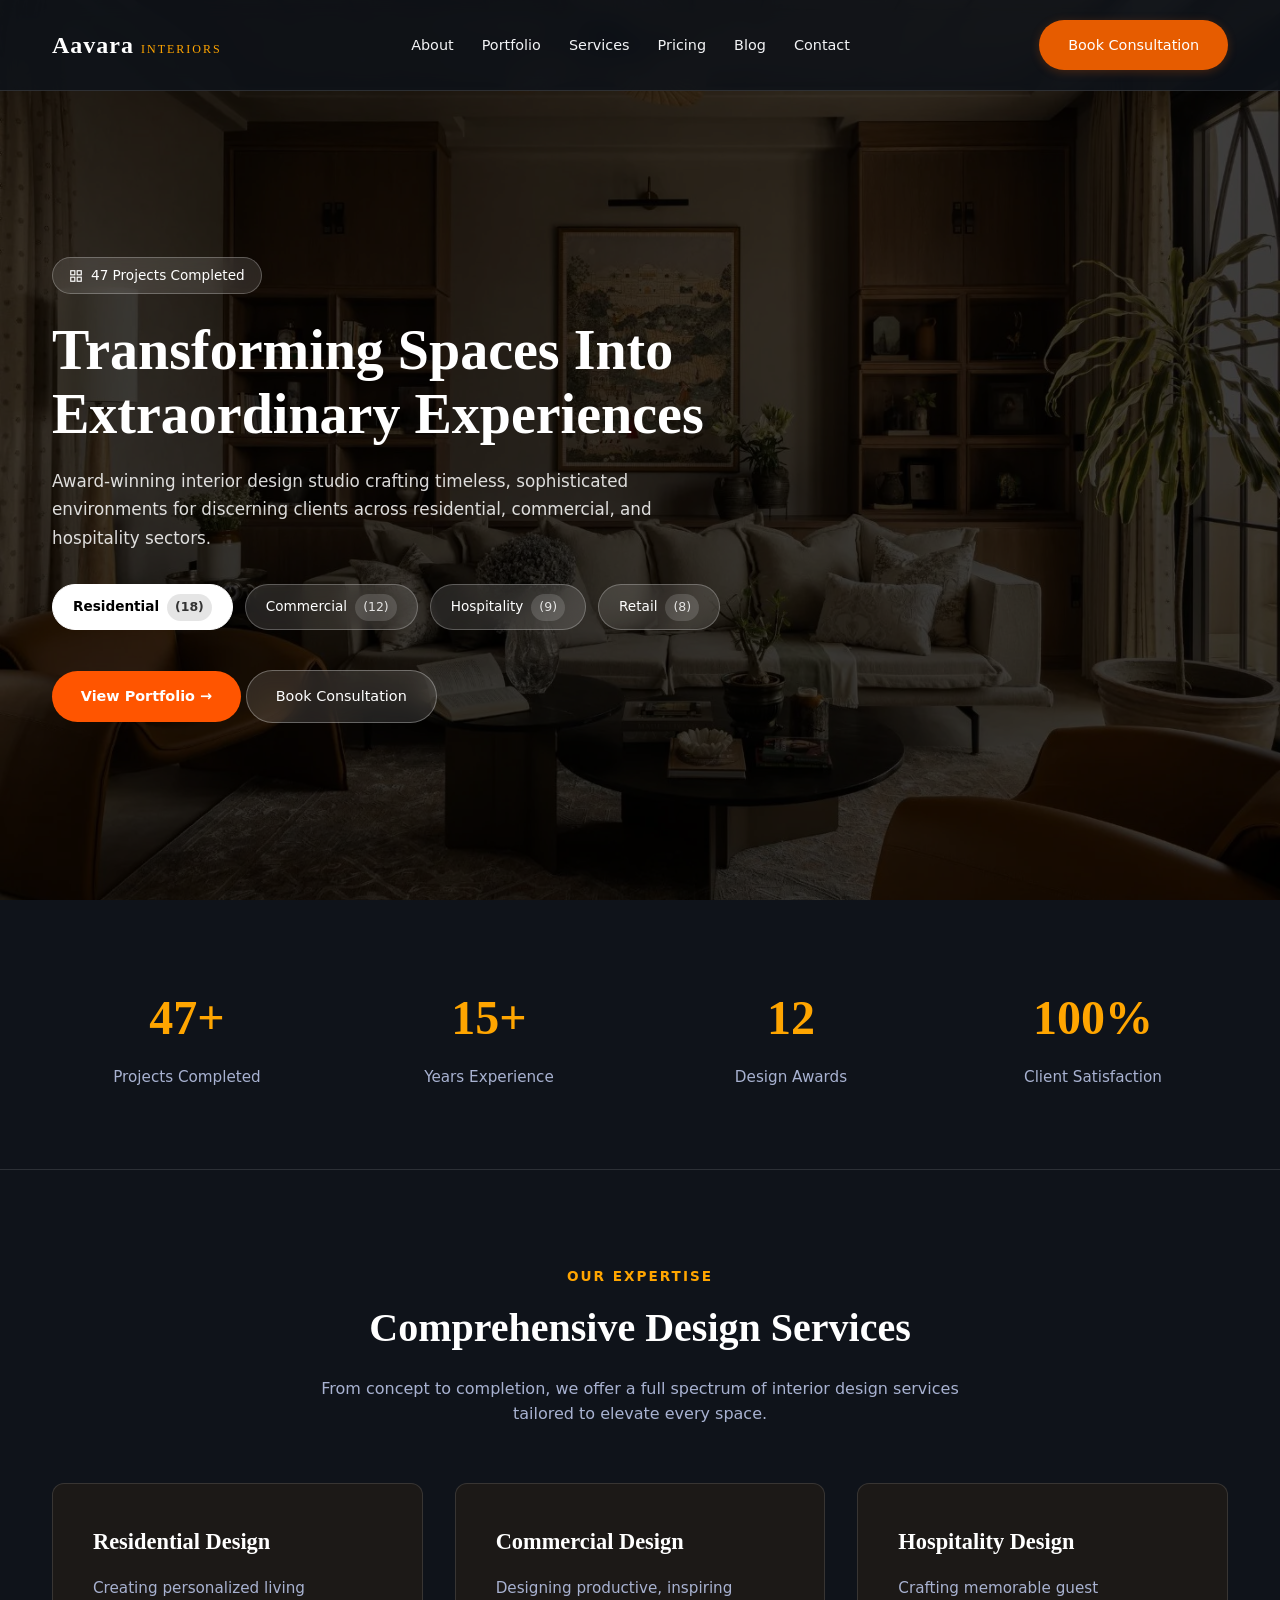
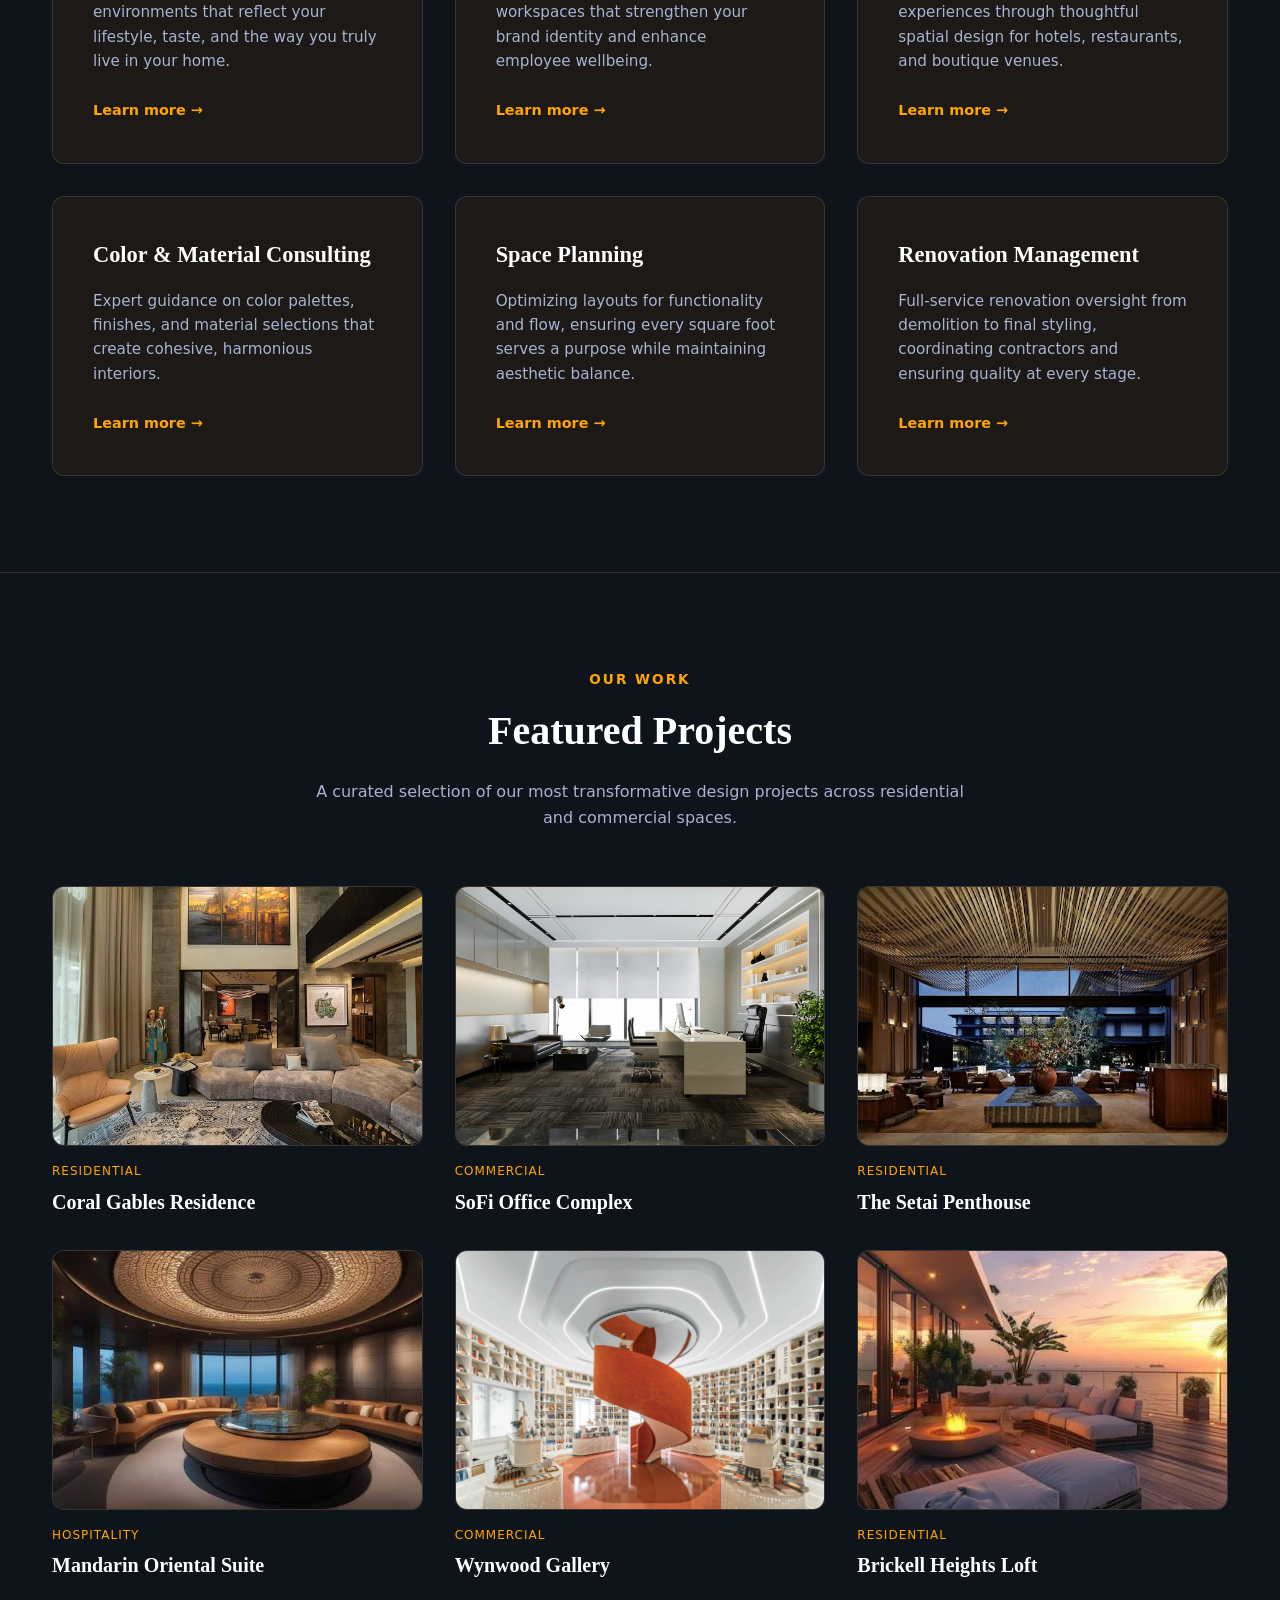
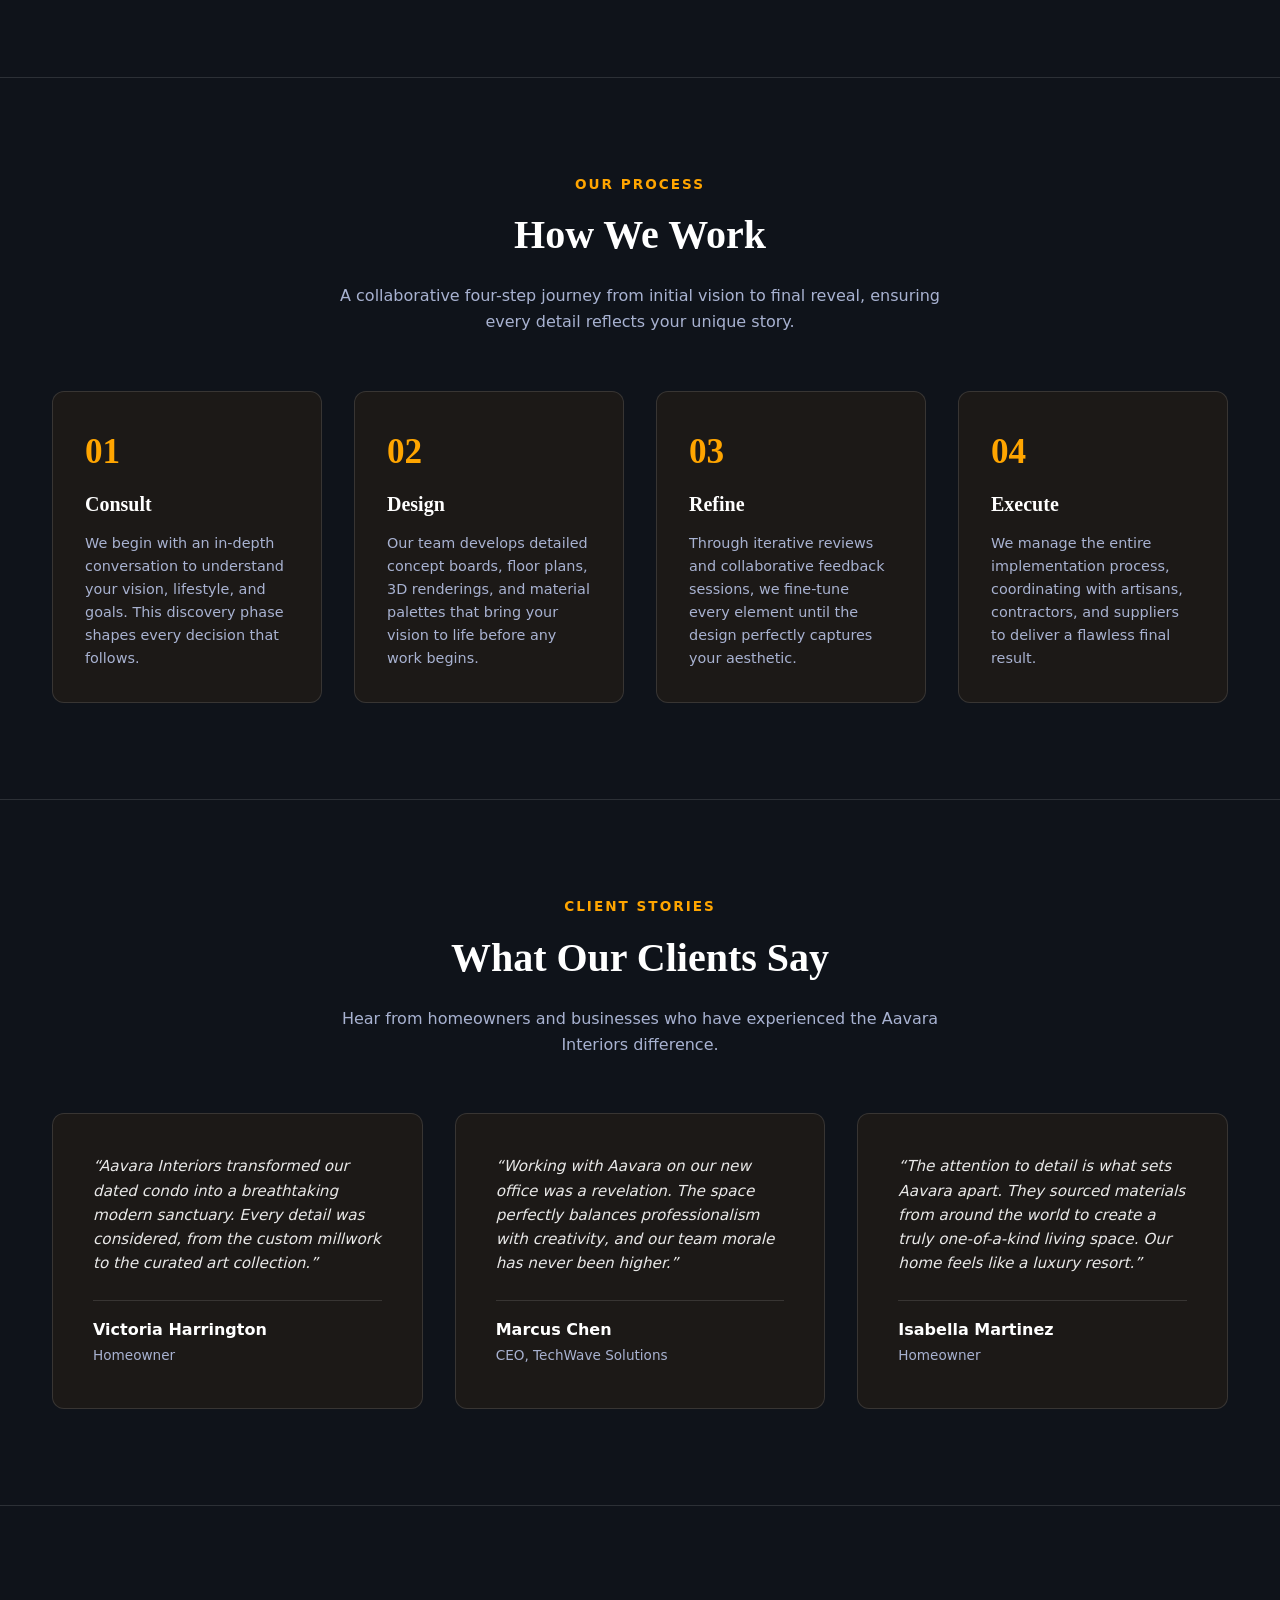
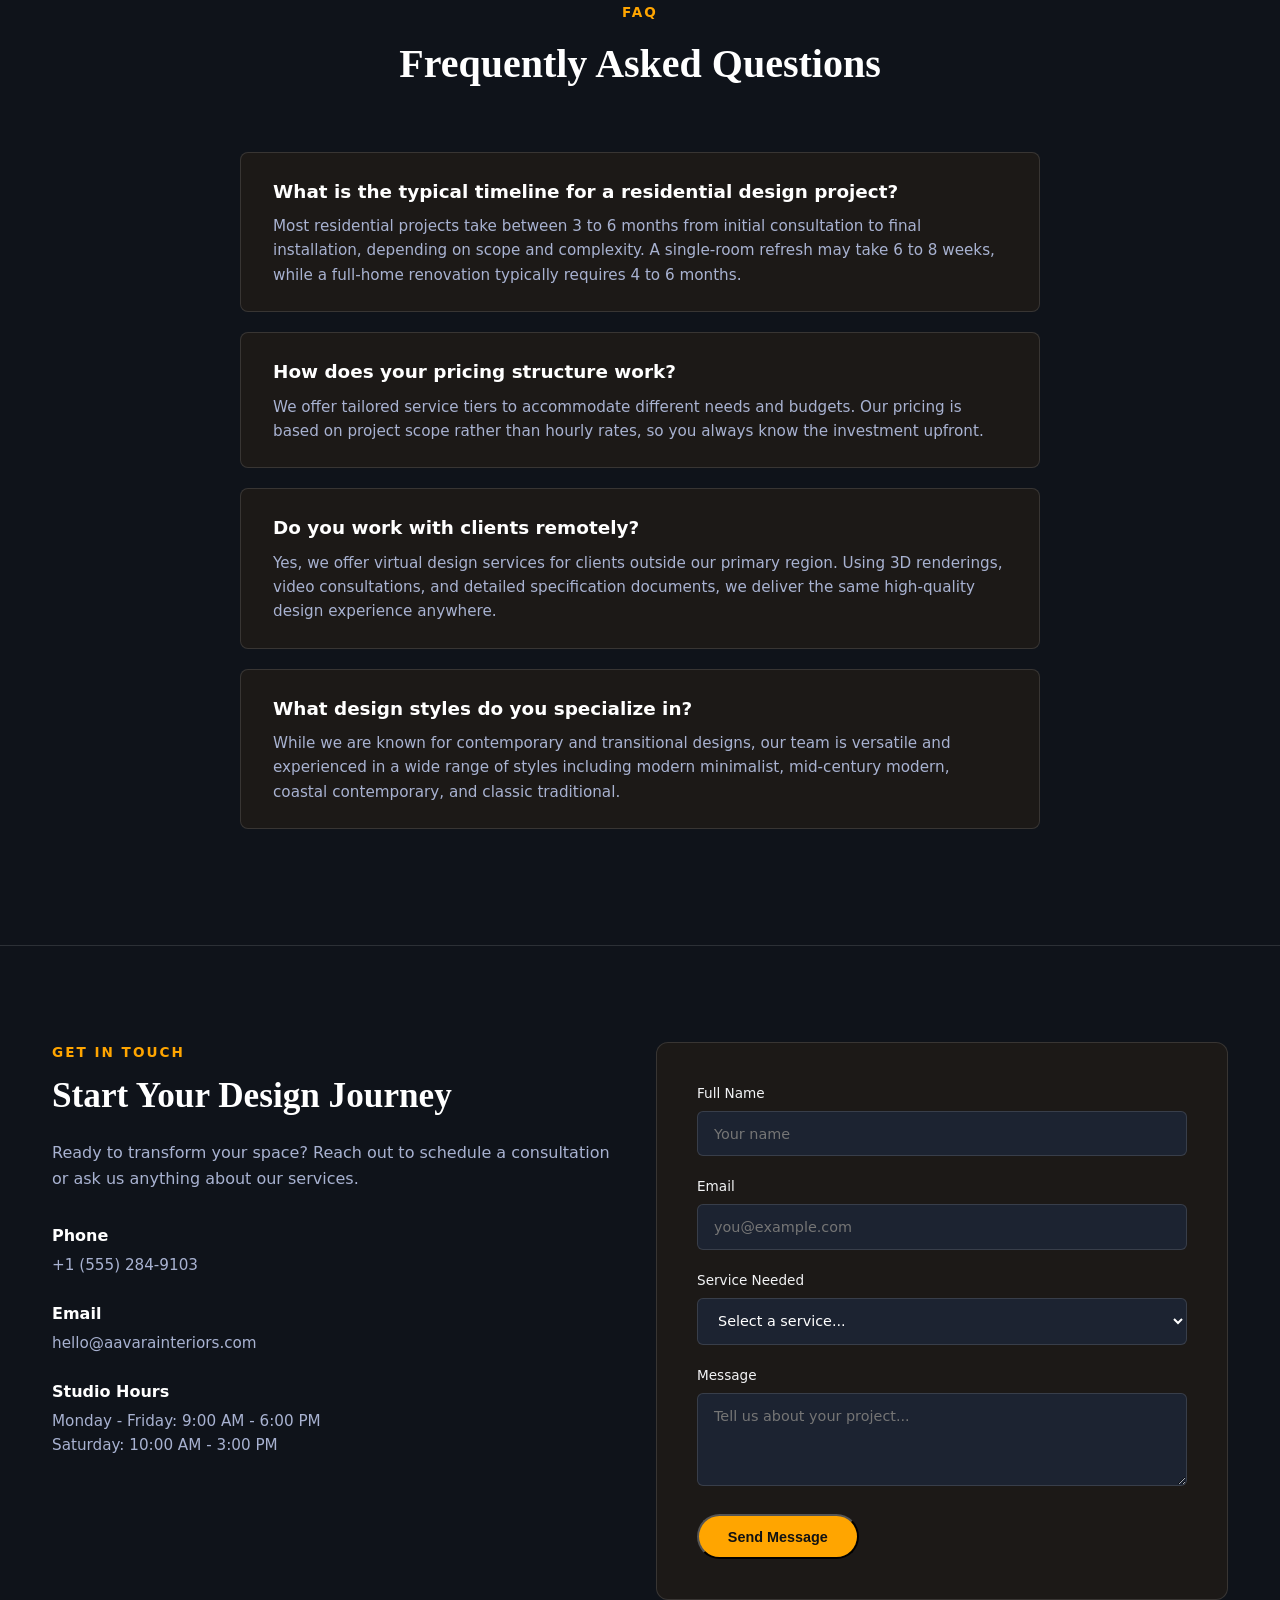
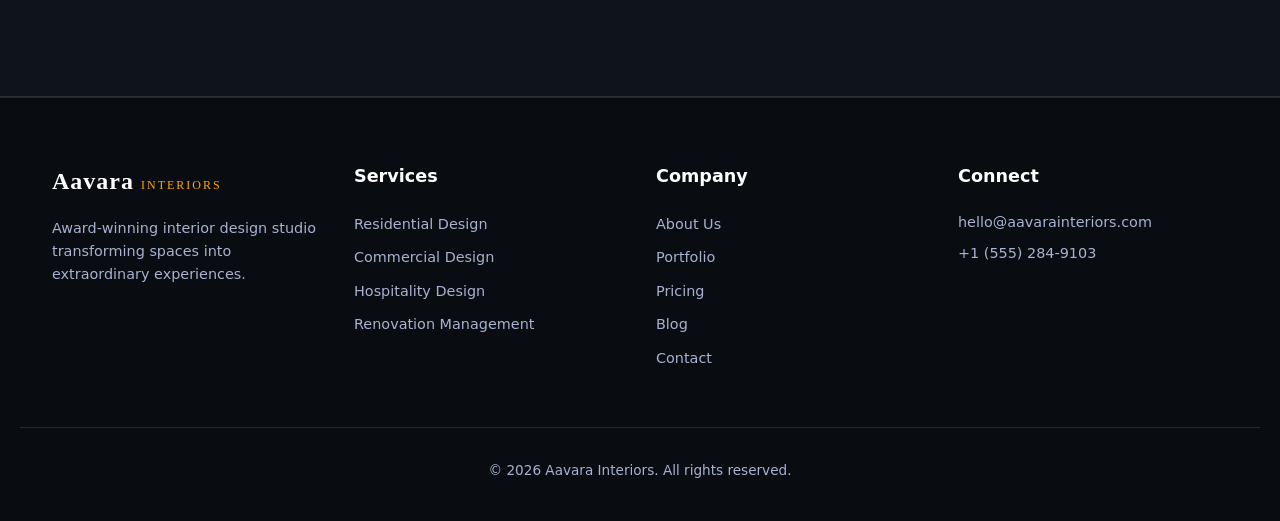
<file: index.html>
<!DOCTYPE html>
<html lang="en">
<head>
  <meta charset="UTF-8">
  <meta name="viewport" content="width=device-width, initial-scale=1.0">
  <title>Aavara Interiors | Luxury Interior Design Studio</title>
  <link rel="stylesheet" href="style.css">
  
</head>
<body>

  <!-- Navigation -->
  <header class="navbar">
    <div class="container nav-container">
      <a href="index.html" class="logo">Aavara <span>INTERIORS</span></a>
      <nav>
        <ul class="nav-links">
          <li><a href="about.html">About</a></li>
          <li><a href="portfolio.html">Portfolio</a></li>
          <li><a href="services.html">Services</a></li>
          <li><a href="pricing.html">Pricing</a></li>
          <li><a href="blog.html">Blog</a></li>
          <li><a href="contact.html">Contact</a></li>
        </ul>
      </nav>
      <a href="contact.html" class="btn btn-consultation">Book Consultation</a>
    </div>
  </header>

  <!-- Hero Section (Full Viewport Height) -->
  <section class="hero">
    <div class="container hero-container">
      <div class="hero-content">
        <div class="badge">
          <svg width="14" height="14" viewBox="0 0 24 24" fill="none" stroke="currentColor" stroke-width="2"><rect x="3" y="3" width="7" height="7"></rect><rect x="14" y="3" width="7" height="7"></rect><rect x="14" y="14" width="7" height="7"></rect><rect x="3" y="14" width="7" height="7"></rect></svg>
          47 Projects Completed
        </div>

        <h1>Transforming Spaces Into Extraordinary Experiences</h1>
        <p>Award-winning interior design studio crafting timeless, sophisticated environments for discerning clients across residential, commercial, and hospitality sectors.</p>
        
       <div class="category-pills">
          <span class="category-pill active">Residential <span class="count">(18)</span></span>
          <span class="category-pill">Commercial <span class="count">(12)</span></span>
          <span class="category-pill">Hospitality <span class="count">(9)</span></span>
          <span class="category-pill">Retail <span class="count">(8)</span></span>
        </div>

          <div class="hero-actions">
            <a href="portfolio.html" class="btn btn-orange">View Portfolio &rarr;</a>
            <a href="contact.html" class="btn btn-tinted-white">Book Consultation</a>
          </div>
      </div>
    </div>
  </section>

  <!-- Stats Section (Visible Upon Scrolling) -->
  <section class="stats-section">
    <div class="container stats-grid">
      <div class="stat-item">
        <h3>47+</h3>
        <p>Projects Completed</p>
      </div>
      <div class="stat-item">
        <h3>15+</h3>
        <p>Years Experience</p>
      </div>
      <div class="stat-item">
        <h3>12</h3>
        <p>Design Awards</p>
      </div>
      <div class="stat-item">
        <h3>100%</h3>
        <p>Client Satisfaction</p>
      </div>
    </div>
  </section>

  <!-- Services Section -->
  <section class="services">
    <div class="container">
      <div class="section-header">
        <span class="sub-title">Our Expertise</span>
        <h2>Comprehensive Design Services</h2>
        <p>From concept to completion, we offer a full spectrum of interior design services tailored to elevate every space.</p>
      </div>

      <div class="grid grid-3">
        <div class="card">
          <h3>Residential Design</h3>
          <p>Creating personalized living environments that reflect your lifestyle, taste, and the way you truly live in your home.</p>
          <a href="services.html" class="card-link">Learn more &rarr;</a>
        </div>
        <div class="card">
          <h3>Commercial Design</h3>
          <p>Designing productive, inspiring workspaces that strengthen your brand identity and enhance employee wellbeing.</p>
          <a href="services.html" class="card-link">Learn more &rarr;</a>
        </div>
        <div class="card">
          <h3>Hospitality Design</h3>
          <p>Crafting memorable guest experiences through thoughtful spatial design for hotels, restaurants, and boutique venues.</p>
          <a href="services.html" class="card-link">Learn more &rarr;</a>
        </div>
        <div class="card">
          <h3>Color & Material Consulting</h3>
          <p>Expert guidance on color palettes, finishes, and material selections that create cohesive, harmonious interiors.</p>
          <a href="services.html" class="card-link">Learn more &rarr;</a>
        </div>
        <div class="card">
          <h3>Space Planning</h3>
          <p>Optimizing layouts for functionality and flow, ensuring every square foot serves a purpose while maintaining aesthetic balance.</p>
          <a href="services.html" class="card-link">Learn more &rarr;</a>
        </div>
        <div class="card">
          <h3>Renovation Management</h3>
          <p>Full-service renovation oversight from demolition to final styling, coordinating contractors and ensuring quality at every stage.</p>
          <a href="services.html" class="card-link">Learn more &rarr;</a>
        </div>
      </div>
    </div>
  </section>

  <!-- Featured Projects Section -->
  <section class="projects">
    <div class="container">
      <div class="section-header">
        <span class="sub-title">Our Work</span>
        <h2>Featured Projects</h2>
        <p>A curated selection of our most transformative design projects across residential and commercial spaces.</p>
      </div>

      <div class="grid grid-3">
        <!-- Project 1 -->
        <div class="project-card">
          <div class="project-img">
            <img src="images/service-1.jpg" alt="Coral Gables Residence Interior" onerror="this.style.display='none';">
          </div>
          <span class="category">Residential</span>
          <h3>Coral Gables Residence</h3>
        </div>

        <!-- Project 2 -->
        <div class="project-card">
          <div class="project-img">
            <img src="images/project-2.jpg" alt="SoFi Office Complex Interior" onerror="this.style.display='none';">
          </div>
          <span class="category">Commercial</span>
          <h3>SoFi Office Complex</h3>
        </div>

        <!-- Project 3 -->
        <div class="project-card">
          <div class="project-img">
            <img src="images/project-3.jpg" alt="The Setai Penthouse Interior" onerror="this.style.display='none';">
          </div>
          <span class="category">Residential</span>
          <h3>The Setai Penthouse</h3>
        </div>

        <!-- Project 4 -->
        <div class="project-card">
          <div class="project-img">
            <img src="images/project-4.jpg" alt="Mandarin Oriental Suite Interior" onerror="this.style.display='none';">
          </div>
          <span class="category">Hospitality</span>
          <h3>Mandarin Oriental Suite</h3>
        </div>

        <!-- Project 5 -->
        <div class="project-card">
          <div class="project-img">
            <img src="images/project-5.jpg" alt="Wynwood Gallery Interior" onerror="this.style.display='none';">
          </div>
          <span class="category">Commercial</span>
          <h3>Wynwood Gallery</h3>
        </div>

        <!-- Project 6 -->
        <div class="project-card">
          <div class="project-img">
            <img src="images/project-6.jpg" alt="Brickell Heights Loft Interior" onerror="this.style.display='none';">
          </div>
          <span class="category">Residential</span>
          <h3>Brickell Heights Loft</h3>
        </div>
      </div>
    </div>
  </section>

  <!-- Process Section -->
  <section class="process">
    <div class="container">
      <div class="section-header">
        <span class="sub-title">Our Process</span>
        <h2>How We Work</h2>
        <p>A collaborative four-step journey from initial vision to final reveal, ensuring every detail reflects your unique story.</p>
      </div>

      <div class="grid grid-4">
        <div class="process-step">
          <div class="step-num">01</div>
          <h3>Consult</h3>
          <p>We begin with an in-depth conversation to understand your vision, lifestyle, and goals. This discovery phase shapes every decision that follows.</p>
        </div>
        <div class="process-step">
          <div class="step-num">02</div>
          <h3>Design</h3>
          <p>Our team develops detailed concept boards, floor plans, 3D renderings, and material palettes that bring your vision to life before any work begins.</p>
        </div>
        <div class="process-step">
          <div class="step-num">03</div>
          <h3>Refine</h3>
          <p>Through iterative reviews and collaborative feedback sessions, we fine-tune every element until the design perfectly captures your aesthetic.</p>
        </div>
        <div class="process-step">
          <div class="step-num">04</div>
          <h3>Execute</h3>
          <p>We manage the entire implementation process, coordinating with artisans, contractors, and suppliers to deliver a flawless final result.</p>
        </div>
      </div>
    </div>
  </section>

  <!-- Testimonials Section -->
  <section class="testimonials">
    <div class="container">
      <div class="section-header">
        <span class="sub-title">Client Stories</span>
        <h2>What Our Clients Say</h2>
        <p>Hear from homeowners and businesses who have experienced the Aavara Interiors difference.</p>
      </div>

      <div class="grid grid-3">
        <div class="card testimonial-card">
          <p>“Aavara Interiors transformed our dated condo into a breathtaking modern sanctuary. Every detail was considered, from the custom millwork to the curated art collection.”</p>
          <div class="client-info">
            <strong>Victoria Harrington</strong>
            <span>Homeowner</span>
          </div>
        </div>
        <div class="card testimonial-card">
          <p>“Working with Aavara on our new office was a revelation. The space perfectly balances professionalism with creativity, and our team morale has never been higher.”</p>
          <div class="client-info">
            <strong>Marcus Chen</strong>
            <span>CEO, TechWave Solutions</span>
          </div>
        </div>
        <div class="card testimonial-card">
          <p>“The attention to detail is what sets Aavara apart. They sourced materials from around the world to create a truly one-of-a-kind living space. Our home feels like a luxury resort.”</p>
          <div class="client-info">
            <strong>Isabella Martinez</strong>
            <span>Homeowner</span>
          </div>
        </div>
      </div>
    </div>
  </section>

  <!-- FAQ Section -->
  <section class="faq">
    <div class="container">
      <div class="section-header">
        <span class="sub-title">FAQ</span>
        <h2>Frequently Asked Questions</h2>
      </div>

      <div class="faq-list">
        <div class="faq-item">
          <h3>What is the typical timeline for a residential design project?</h3>
          <p>Most residential projects take between 3 to 6 months from initial consultation to final installation, depending on scope and complexity. A single-room refresh may take 6 to 8 weeks, while a full-home renovation typically requires 4 to 6 months.</p>
        </div>
        <div class="faq-item">
          <h3>How does your pricing structure work?</h3>
          <p>We offer tailored service tiers to accommodate different needs and budgets. Our pricing is based on project scope rather than hourly rates, so you always know the investment upfront.</p>
        </div>
        <div class="faq-item">
          <h3>Do you work with clients remotely?</h3>
          <p>Yes, we offer virtual design services for clients outside our primary region. Using 3D renderings, video consultations, and detailed specification documents, we deliver the same high-quality design experience anywhere.</p>
        </div>
        <div class="faq-item">
          <h3>What design styles do you specialize in?</h3>
          <p>While we are known for contemporary and transitional designs, our team is versatile and experienced in a wide range of styles including modern minimalist, mid-century modern, coastal contemporary, and classic traditional.</p>
        </div>
      </div>
    </div>
  </section>

  <!-- Contact Section -->
  <section class="contact">
    <div class="container grid grid-2">
      <div class="contact-info">
        <span class="sub-title">Get in Touch</span>
        <h2>Start Your Design Journey</h2>
        <p>Ready to transform your space? Reach out to schedule a consultation or ask us anything about our services.</p>
        
        <div class="info-block">
          <h4>Phone</h4>
          <p>+1 (555) 284-9103</p>
        </div>
        <div class="info-block">
          <h4>Email</h4>
          <p>hello@aavarainteriors.com</p>
        </div>
        <div class="info-block">
          <h4>Studio Hours</h4>
          <p>Monday - Friday: 9:00 AM - 6:00 PM<br>Saturday: 10:00 AM - 3:00 PM</p>
        </div>
      </div>

      <form class="contact-form">
        <div class="form-group">
          <label for="name">Full Name</label>
          <input type="text" id="name" name="name" placeholder="Your name">
        </div>
        <div class="form-group">
          <label for="email">Email</label>
          <input type="text" id="email" name="email" placeholder="you@example.com">
        </div>
        <div class="form-group">
          <label for="service">Service Needed</label>
          <select id="service" name="service">
            <option value="">Select a service...</option>
            <option value="residential">Residential Design</option>
            <option value="commercial">Commercial Design</option>
            <option value="hospitality">Hospitality Design</option>
            <option value="renovation">Renovation Management</option>
          </select>
        </div>
        <div class="form-group">
          <label for="message">Message</label>
          <textarea id="message" name="message" rows="4" placeholder="Tell us about your project..."></textarea>
        </div>
        <button type="submit" class="btn btn-gold full-width">Send Message</button>
      </form>
    </div>
  </section>

  <!-- Footer -->
  <footer class="footer">
    <div class="container footer-content grid grid-4">
      <div class="footer-brand">
        <a href="index.html" class="logo">Aavara <span>INTERIORS</span></a>
        <p>Award-winning interior design studio transforming spaces into extraordinary experiences.</p>
      </div>
      <div>
        <h4>Services</h4>
        <ul>
          <li><a href="services.html">Residential Design</a></li>
          <li><a href="services.html">Commercial Design</a></li>
          <li><a href="services.html">Hospitality Design</a></li>
          <li><a href="services.html">Renovation Management</a></li>
        </ul>
      </div>
      <div>
        <h4>Company</h4>
        <ul>
          <li><a href="about.html">About Us</a></li>
          <li><a href="portfolio.html">Portfolio</a></li>
          <li><a href="pricing.html">Pricing</a></li>
          <li><a href="blog.html">Blog</a></li>
          <li><a href="contact.html">Contact</a></li>
        </ul>
      </div>
      <div>
        <h4>Connect</h4>
        <p>hello@aavarainteriors.com</p>
        <p>+1 (555) 284-9103</p>
      </div>
    </div>
    <div class="container footer-bottom">
      <p>&copy; 2026 Aavara Interiors. All rights reserved.</p>
    </div>
  </footer>

</body>
</html>
</file>
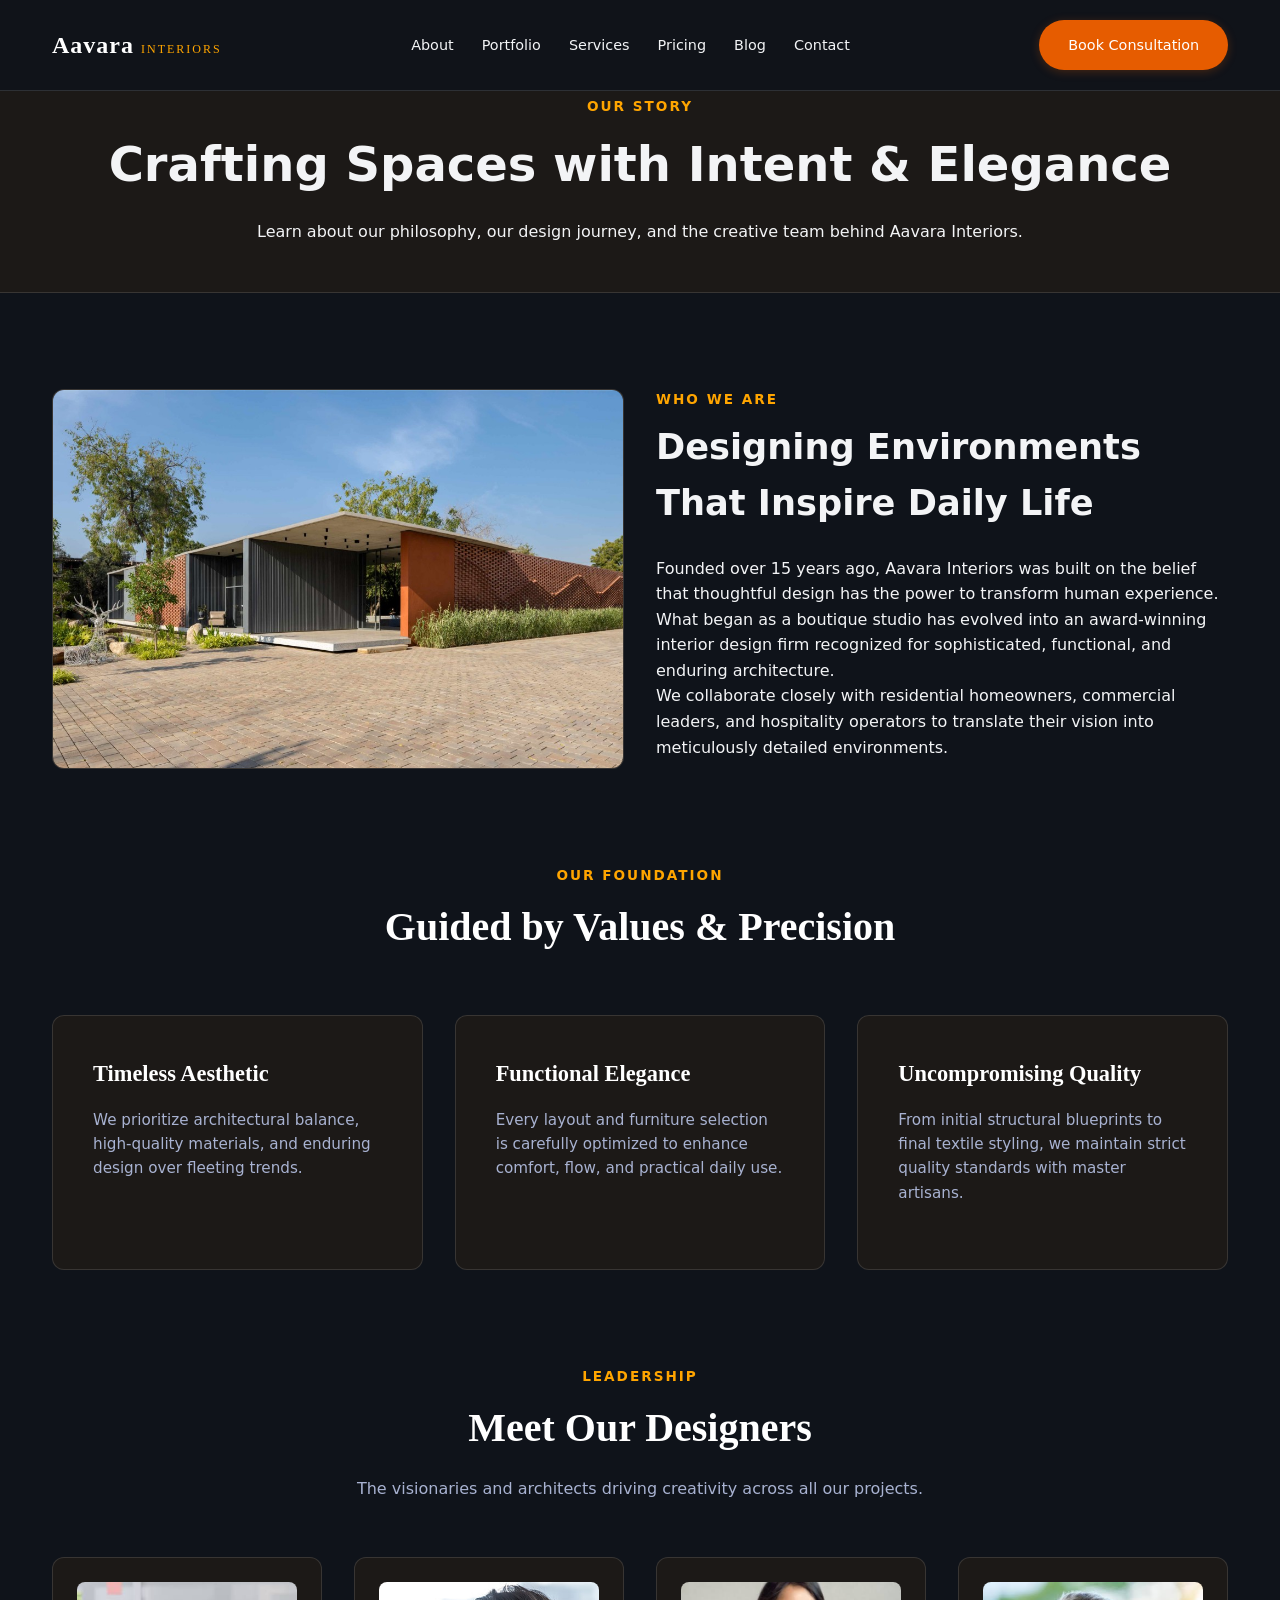
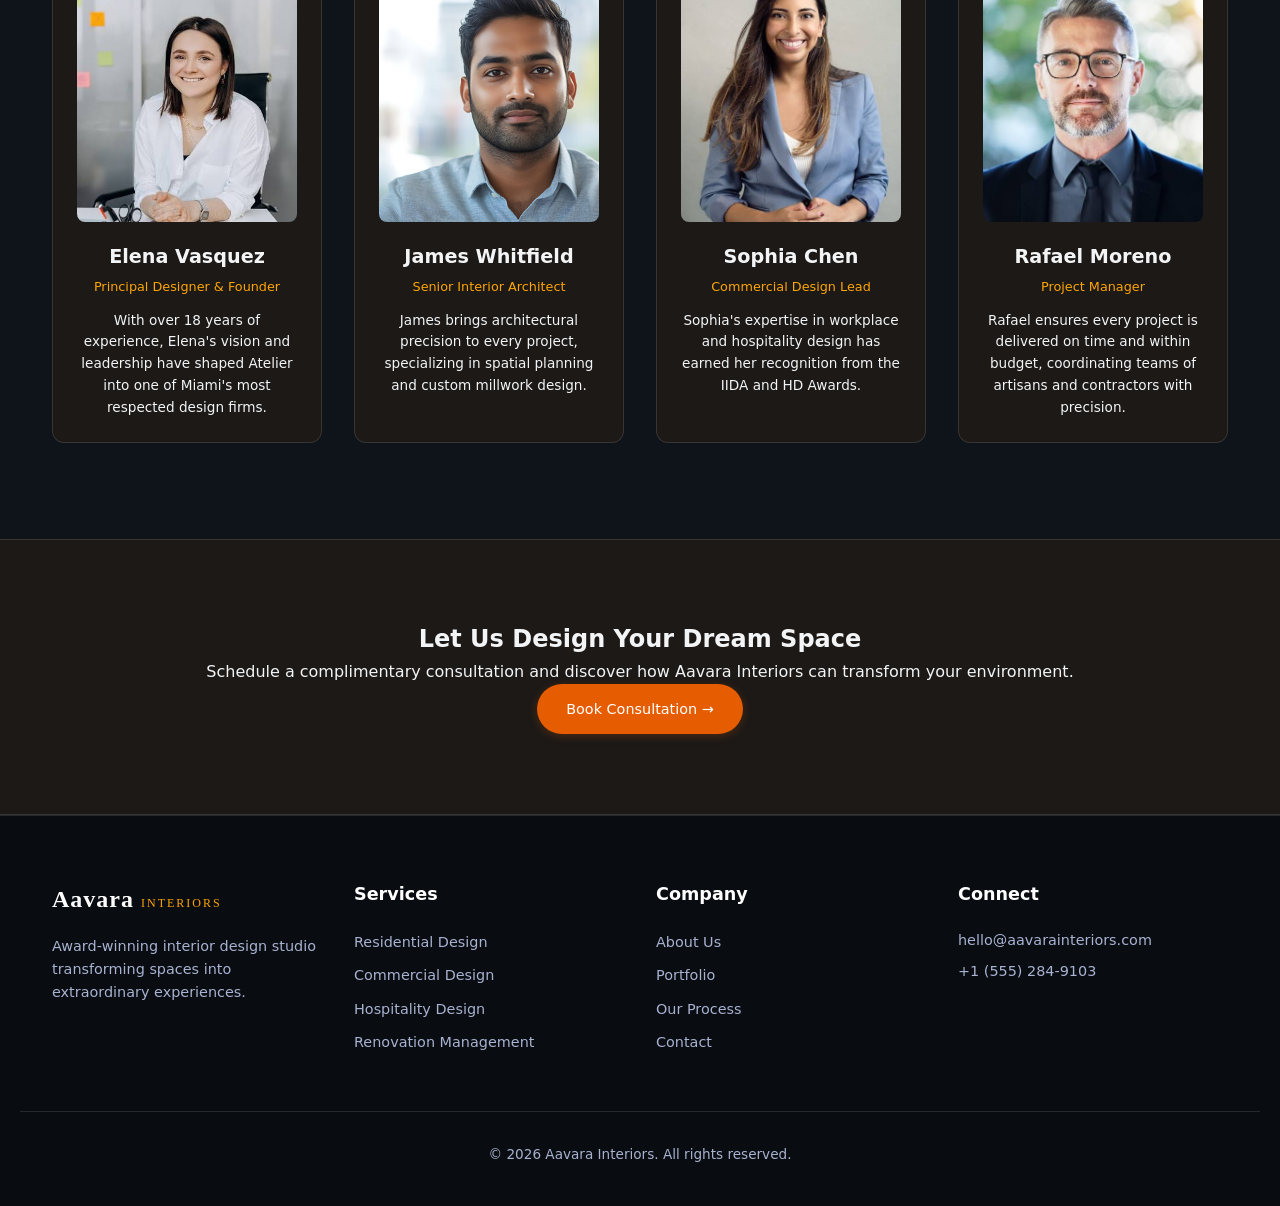
<file: About.html>
<!DOCTYPE html>
<html lang="en">
<head>
  <meta charset="UTF-8">
  <title>About Us | Aavara Interiors</title>
  <link rel="stylesheet" href="style.css">
  
</head>
<body>

  <!-- Navigation -->
  <header class="navbar">
    <div class="container nav-container">
      <a href="index.html" class="logo">Aavara <span>INTERIORS</span></a>
      <nav>
        <ul class="nav-links">
            <li><a href="About.html">About</a></li>
            <li><a href="Portfolio.html">Portfolio</a></li>
            <li><a href="Services.html">Services</a></li>
            <li><a href="Pricing.html">Pricing</a></li>
            <li><a href="Blog.html">Blog</a></li>
            <li><a href="contact.html">Contact</a></li>
        </ul>
      </nav>
      <a href="contact.html" class="btn btn-consultation">Book Consultation</a>
    </div>
  </header>

  <!-- Page Banner -->
  <section class="page-header">
    <div class="container">
      <span class="sub-title">Our Story</span>
      <h1>Crafting Spaces with Intent & Elegance</h1>
      <p>Learn about our philosophy, our design journey, and the creative team behind Aavara Interiors.</p>
    </div>
  </section>

  <!-- Story Section (With Studio Image Placeholders) -->
  <section class="about-story">
    <div class="container grid grid-2">
      <div class="story-img">
        <img src="images/image.png" alt="Aavara Design Studio Interior">
      </div>
      <div class="story-text">
        <span class="sub-title">Who We Are</span>
        <h2>Designing Environments That Inspire Daily Life</h2>
        <p>Founded over 15 years ago, Aavara Interiors was built on the belief that thoughtful design has the power to transform human experience. What began as a boutique studio has evolved into an award-winning interior design firm recognized for sophisticated, functional, and enduring architecture.</p>
        <p>We collaborate closely with residential homeowners, commercial leaders, and hospitality operators to translate their vision into meticulously detailed environments.</p>
      </div>
    </div>
  </section>

  <!-- Values Section -->
  <section class="values">
    <div class="container">
      <div class="section-header">
        <span class="sub-title">Our Foundation</span>
        <h2>Guided by Values & Precision</h2>
      </div>

      <div class="grid grid-3">
        <div class="card">
          <h3>Timeless Aesthetic</h3>
          <p>We prioritize architectural balance, high-quality materials, and enduring design over fleeting trends.</p>
        </div>
        <div class="card">
          <h3>Functional Elegance</h3>
          <p>Every layout and furniture selection is carefully optimized to enhance comfort, flow, and practical daily use.</p>
        </div>
        <div class="card">
          <h3>Uncompromising Quality</h3>
          <p>From initial structural blueprints to final textile styling, we maintain strict quality standards with master artisans.</p>
        </div>
      </div>
    </div>
  </section>

  <!-- Team Section (With Image Tags) -->
  <section class="team">
    <div class="container">
      <div class="section-header">
        <span class="sub-title">Leadership</span>
        <h2>Meet Our Designers</h2>
        <p>The visionaries and architects driving creativity across all our projects.</p>
      </div>

      <div class="grid grid-4">
        <!-- Team Member 1 -->
        <div class="team-card">
          <div class="team-img">
            <img src="images/team-1.jpg" alt="Elena Vasquez">
          </div>
          <h3>Elena Vasquez</h3>
          <span class="role">Principal Designer & Founder</span>
          <p>With over 18 years of experience, Elena's vision and leadership have shaped Atelier into one of Miami's most respected design firms.</p>
        </div>

        <!-- Team Member 2 -->
        <div class="team-card">
          <div class="team-img">
            <img src="images/team-2.jpg" alt="James Whitfield">
          </div>
          <h3>James Whitfield</h3>
          <span class="role">Senior Interior Architect</span>
          <p>James brings architectural precision to every project, specializing in spatial planning and custom millwork design.</p>
        </div>

        <!-- Team Member 3 -->
        <div class="team-card">
          <div class="team-img">
            <img src="images/team-3.jpg" alt="Sophia Chen">
          </div>
          <h3>Sophia Chen</h3>
          <span class="role">Commercial Design Lead</span>
          <p>Sophia's expertise in workplace and hospitality design has earned her recognition from the IIDA and HD Awards.</p>
        </div>

        <!-- Team Member 4 -->
        <div class="team-card">
          <div class="team-img">
            <img src="images/team-4.jpg" alt="Rafael Moreno">
          </div>
          <h3>Rafael Moreno</h3>
          <span class="role">Project Manager</span>
          <p>Rafael ensures every project is delivered on time and within budget, coordinating teams of artisans and contractors with precision.</p>
        </div>
      </div>
    </div>
  </section>

  <!-- Call to Action Banner -->
  <section class="about-cta">
    <div class="container text-center">
      <h2>Let Us Design Your Dream Space</h2>
      <p>Schedule a complimentary consultation and discover how Aavara Interiors can transform your environment.</p>
      <a href="contact.html" class="btn btn-consultation">Book Consultation &rarr;</a>
    </div>
  </section>

  <!-- Footer -->
  <footer class="footer">
    <div class="container footer-content grid grid-4">
      <div class="footer-brand">
        <a href="index.html" class="logo">Aavara <span>INTERIORS</span></a>
        <p>Award-winning interior design studio transforming spaces into extraordinary experiences.</p>
      </div>
      <div>
        <h4>Services</h4>
        <ul>
          <li><a href="services.html">Residential Design</a></li>
          <li><a href="services.html">Commercial Design</a></li>
          <li><a href="services.html">Hospitality Design</a></li>
          <li><a href="services.html">Renovation Management</a></li>
        </ul>
      </div>
      <div>
        <h4>Company</h4>
        <ul>
          <li><a href="about.html">About Us</a></li>
          <li><a href="portfolio.html">Portfolio</a></li>
          <li><a href="process.html">Our Process</a></li>
          <li><a href="contact.html">Contact</a></li>
        </ul>
      </div>
      <div>
        <h4>Connect</h4>
        <p>hello@aavarainteriors.com</p>
        <p>+1 (555) 284-9103</p>
      </div>
    </div>
    <div class="container footer-bottom">
      <p>&copy; 2026 Aavara Interiors. All rights reserved.</p>
    </div>
  </footer>

</body>
</html>
</file>
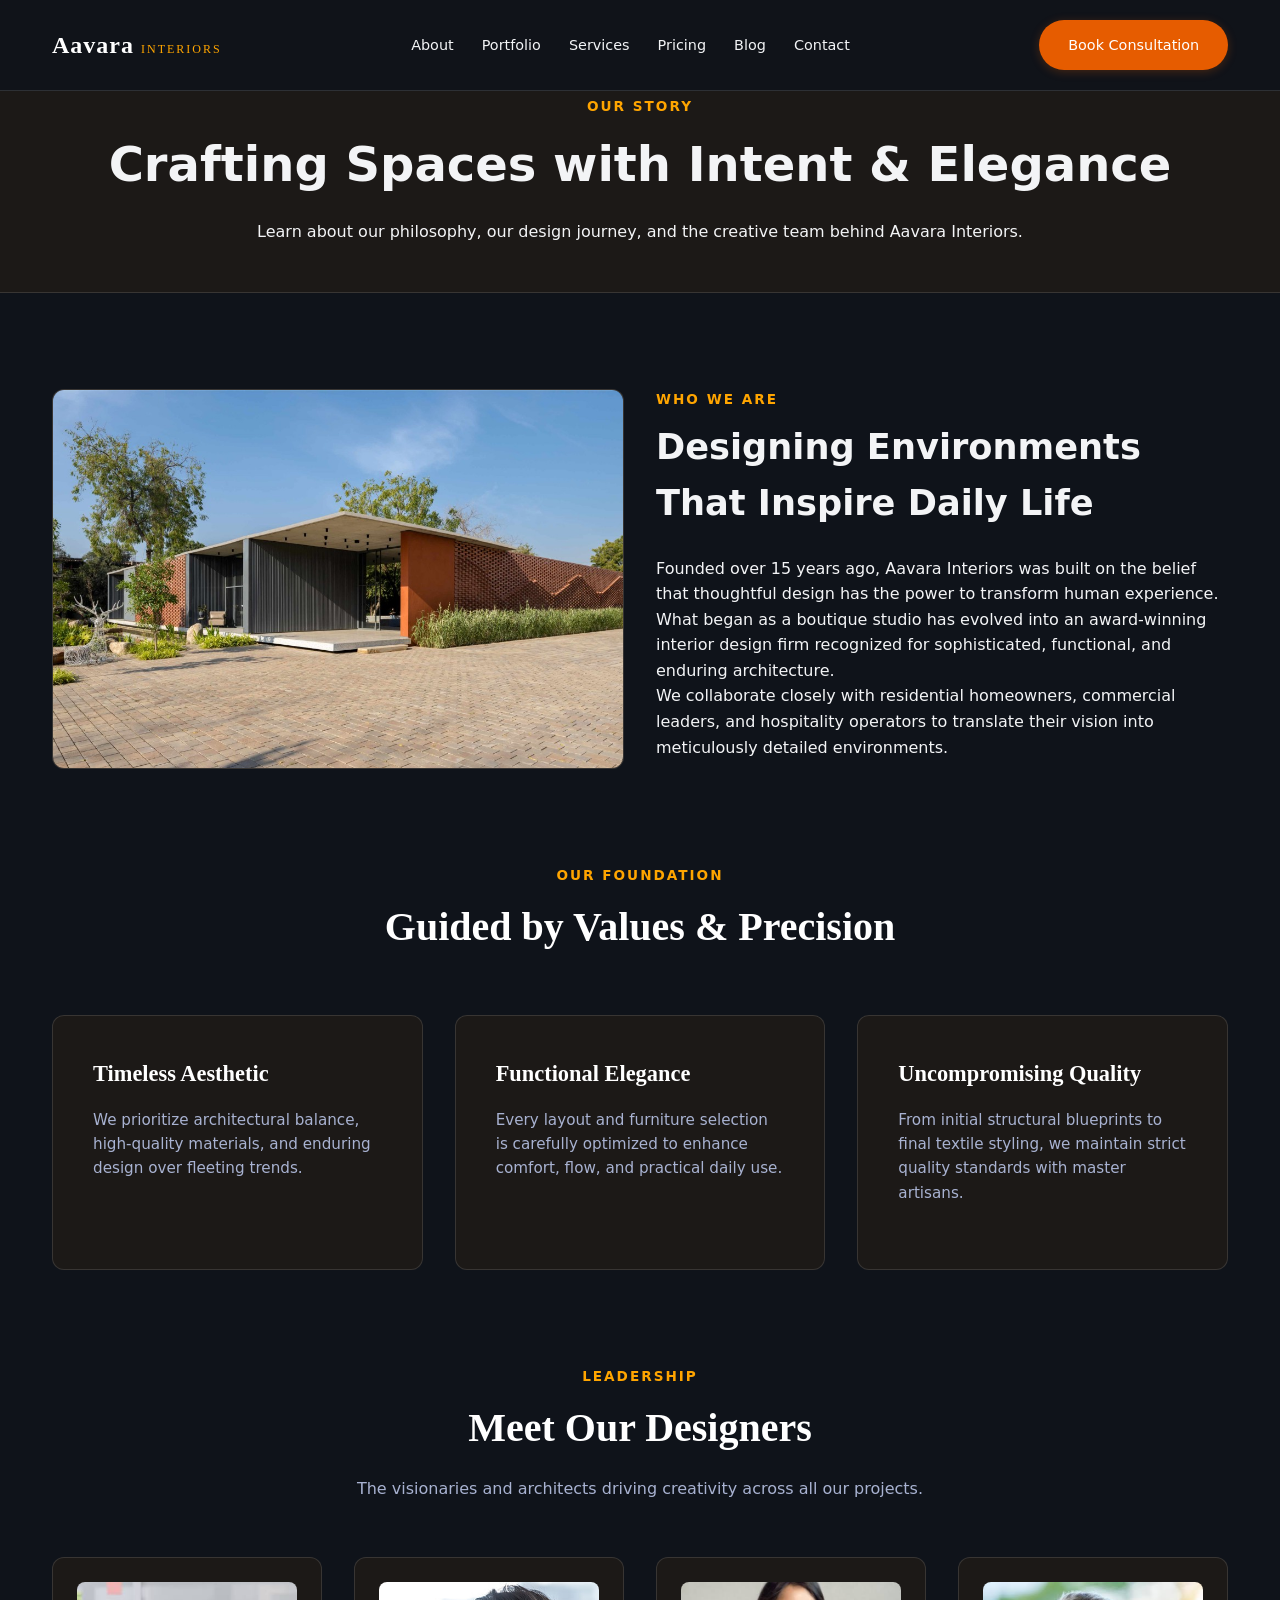
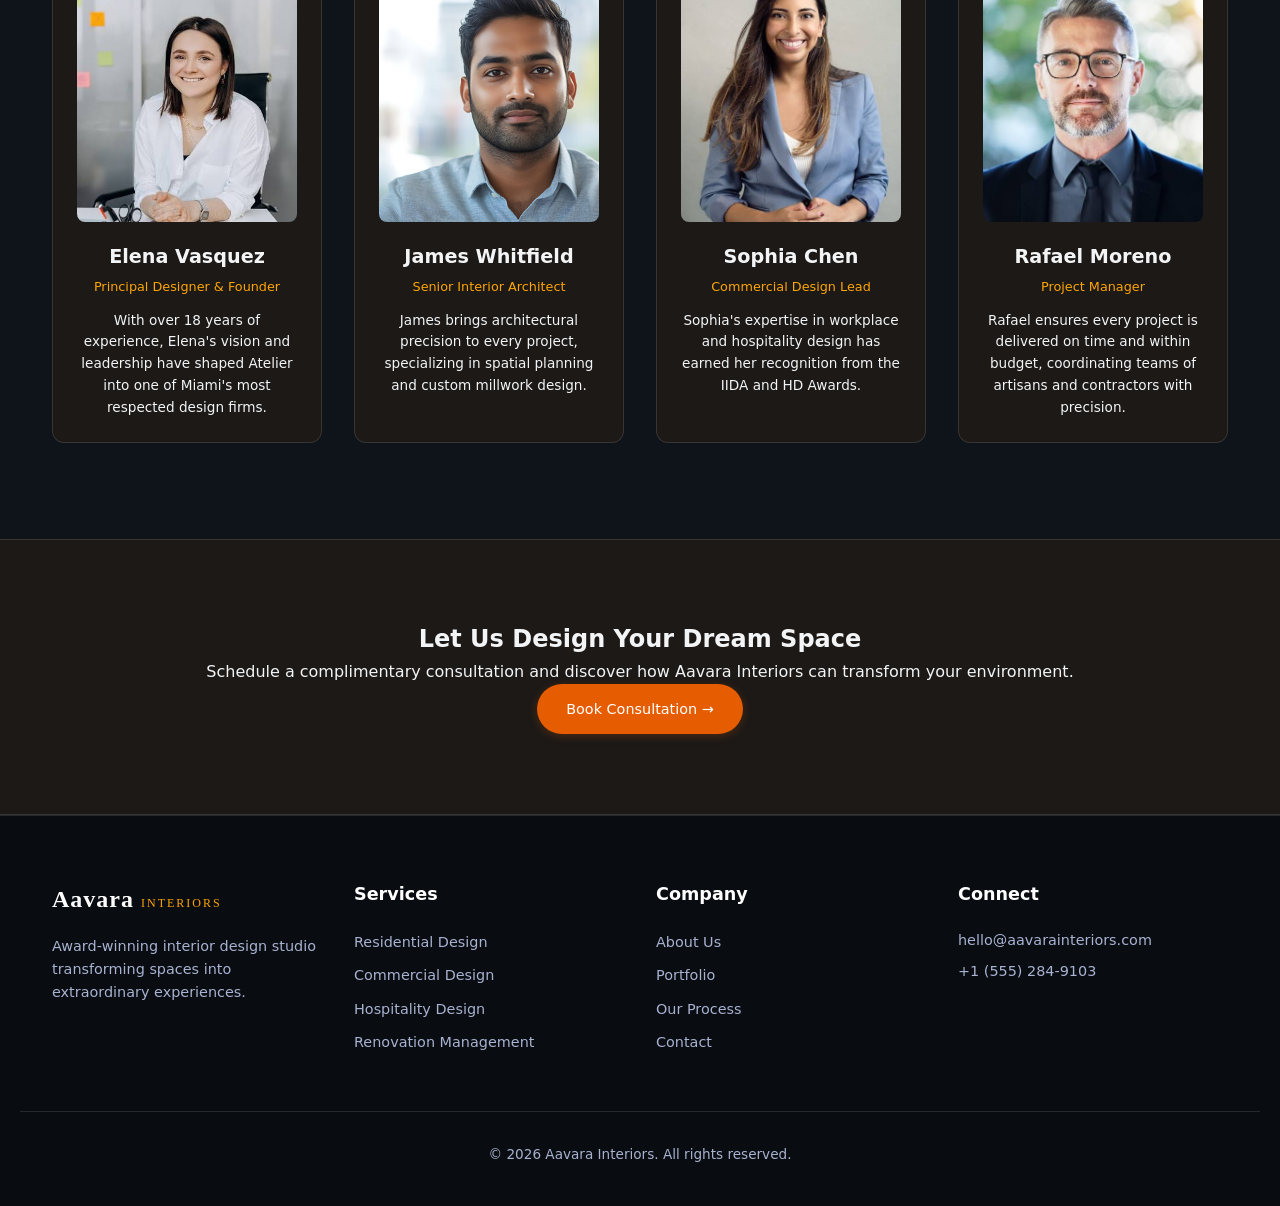
<file: about.html>
<!DOCTYPE html>
<html lang="en">
<head>
  <meta charset="UTF-8">
  <title>About Us | Aavara Interiors</title>
  <link rel="stylesheet" href="style.css">
  
</head>
<body>

  <!-- Navigation -->
  <header class="navbar">
    <div class="container nav-container">
      <a href="index.html" class="logo">Aavara <span>INTERIORS</span></a>
      <nav>
        <ul class="nav-links">
            <li><a href="about.html">About</a></li>
            <li><a href="portfolio.html">Portfolio</a></li>
            <li><a href="services.html">Services</a></li>
            <li><a href="pricing.html">Pricing</a></li>
            <li><a href="blog.html">Blog</a></li>
            <li><a href="contact.html">Contact</a></li>
        </ul>
      </nav>
      <a href="contact.html" class="btn btn-consultation">Book Consultation</a>
    </div>
  </header>

  <!-- Page Banner -->
  <section class="page-header">
    <div class="container">
      <span class="sub-title">Our Story</span>
      <h1>Crafting Spaces with Intent & Elegance</h1>
      <p>Learn about our philosophy, our design journey, and the creative team behind Aavara Interiors.</p>
    </div>
  </section>

  <!-- Story Section (With Studio Image Placeholders) -->
  <section class="about-story">
    <div class="container grid grid-2">
      <div class="story-img">
        <img src="images/image.png" alt="Aavara Design Studio Interior">
      </div>
      <div class="story-text">
        <span class="sub-title">Who We Are</span>
        <h2>Designing Environments That Inspire Daily Life</h2>
        <p>Founded over 15 years ago, Aavara Interiors was built on the belief that thoughtful design has the power to transform human experience. What began as a boutique studio has evolved into an award-winning interior design firm recognized for sophisticated, functional, and enduring architecture.</p>
        <p>We collaborate closely with residential homeowners, commercial leaders, and hospitality operators to translate their vision into meticulously detailed environments.</p>
      </div>
    </div>
  </section>

  <!-- Values Section -->
  <section class="values">
    <div class="container">
      <div class="section-header">
        <span class="sub-title">Our Foundation</span>
        <h2>Guided by Values & Precision</h2>
      </div>

      <div class="grid grid-3">
        <div class="card">
          <h3>Timeless Aesthetic</h3>
          <p>We prioritize architectural balance, high-quality materials, and enduring design over fleeting trends.</p>
        </div>
        <div class="card">
          <h3>Functional Elegance</h3>
          <p>Every layout and furniture selection is carefully optimized to enhance comfort, flow, and practical daily use.</p>
        </div>
        <div class="card">
          <h3>Uncompromising Quality</h3>
          <p>From initial structural blueprints to final textile styling, we maintain strict quality standards with master artisans.</p>
        </div>
      </div>
    </div>
  </section>

  <!-- Team Section (With Image Tags) -->
  <section class="team">
    <div class="container">
      <div class="section-header">
        <span class="sub-title">Leadership</span>
        <h2>Meet Our Designers</h2>
        <p>The visionaries and architects driving creativity across all our projects.</p>
      </div>

      <div class="grid grid-4">
        <!-- Team Member 1 -->
        <div class="team-card">
          <div class="team-img">
            <img src="images/team-1.jpg" alt="Elena Vasquez">
          </div>
          <h3>Elena Vasquez</h3>
          <span class="role">Principal Designer & Founder</span>
          <p>With over 18 years of experience, Elena's vision and leadership have shaped Atelier into one of Miami's most respected design firms.</p>
        </div>

        <!-- Team Member 2 -->
        <div class="team-card">
          <div class="team-img">
            <img src="images/team-2.jpg" alt="James Whitfield">
          </div>
          <h3>James Whitfield</h3>
          <span class="role">Senior Interior Architect</span>
          <p>James brings architectural precision to every project, specializing in spatial planning and custom millwork design.</p>
        </div>

        <!-- Team Member 3 -->
        <div class="team-card">
          <div class="team-img">
            <img src="images/team-3.jpg" alt="Sophia Chen">
          </div>
          <h3>Sophia Chen</h3>
          <span class="role">Commercial Design Lead</span>
          <p>Sophia's expertise in workplace and hospitality design has earned her recognition from the IIDA and HD Awards.</p>
        </div>

        <!-- Team Member 4 -->
        <div class="team-card">
          <div class="team-img">
            <img src="images/team-4.jpg" alt="Rafael Moreno">
          </div>
          <h3>Rafael Moreno</h3>
          <span class="role">Project Manager</span>
          <p>Rafael ensures every project is delivered on time and within budget, coordinating teams of artisans and contractors with precision.</p>
        </div>
      </div>
    </div>
  </section>

  <!-- Call to Action Banner -->
  <section class="about-cta">
    <div class="container text-center">
      <h2>Let Us Design Your Dream Space</h2>
      <p>Schedule a complimentary consultation and discover how Aavara Interiors can transform your environment.</p>
      <a href="contact.html" class="btn btn-consultation">Book Consultation &rarr;</a>
    </div>
  </section>

  <!-- Footer -->
  <footer class="footer">
    <div class="container footer-content grid grid-4">
      <div class="footer-brand">
        <a href="index.html" class="logo">Aavara <span>INTERIORS</span></a>
        <p>Award-winning interior design studio transforming spaces into extraordinary experiences.</p>
      </div>
      <div>
        <h4>Services</h4>
        <ul>
          <li><a href="services.html">Residential Design</a></li>
          <li><a href="services.html">Commercial Design</a></li>
          <li><a href="services.html">Hospitality Design</a></li>
          <li><a href="services.html">Renovation Management</a></li>
        </ul>
      </div>
      <div>
        <h4>Company</h4>
        <ul>
          <li><a href="about.html">About Us</a></li>
          <li><a href="portfolio.html">Portfolio</a></li>
          <li><a href="process.html">Our Process</a></li>
          <li><a href="contact.html">Contact</a></li>
        </ul>
      </div>
      <div>
        <h4>Connect</h4>
        <p>hello@aavarainteriors.com</p>
        <p>+1 (555) 284-9103</p>
      </div>
    </div>
    <div class="container footer-bottom">
      <p>&copy; 2026 Aavara Interiors. All rights reserved.</p>
    </div>
  </footer>

</body>
</html>
</file>
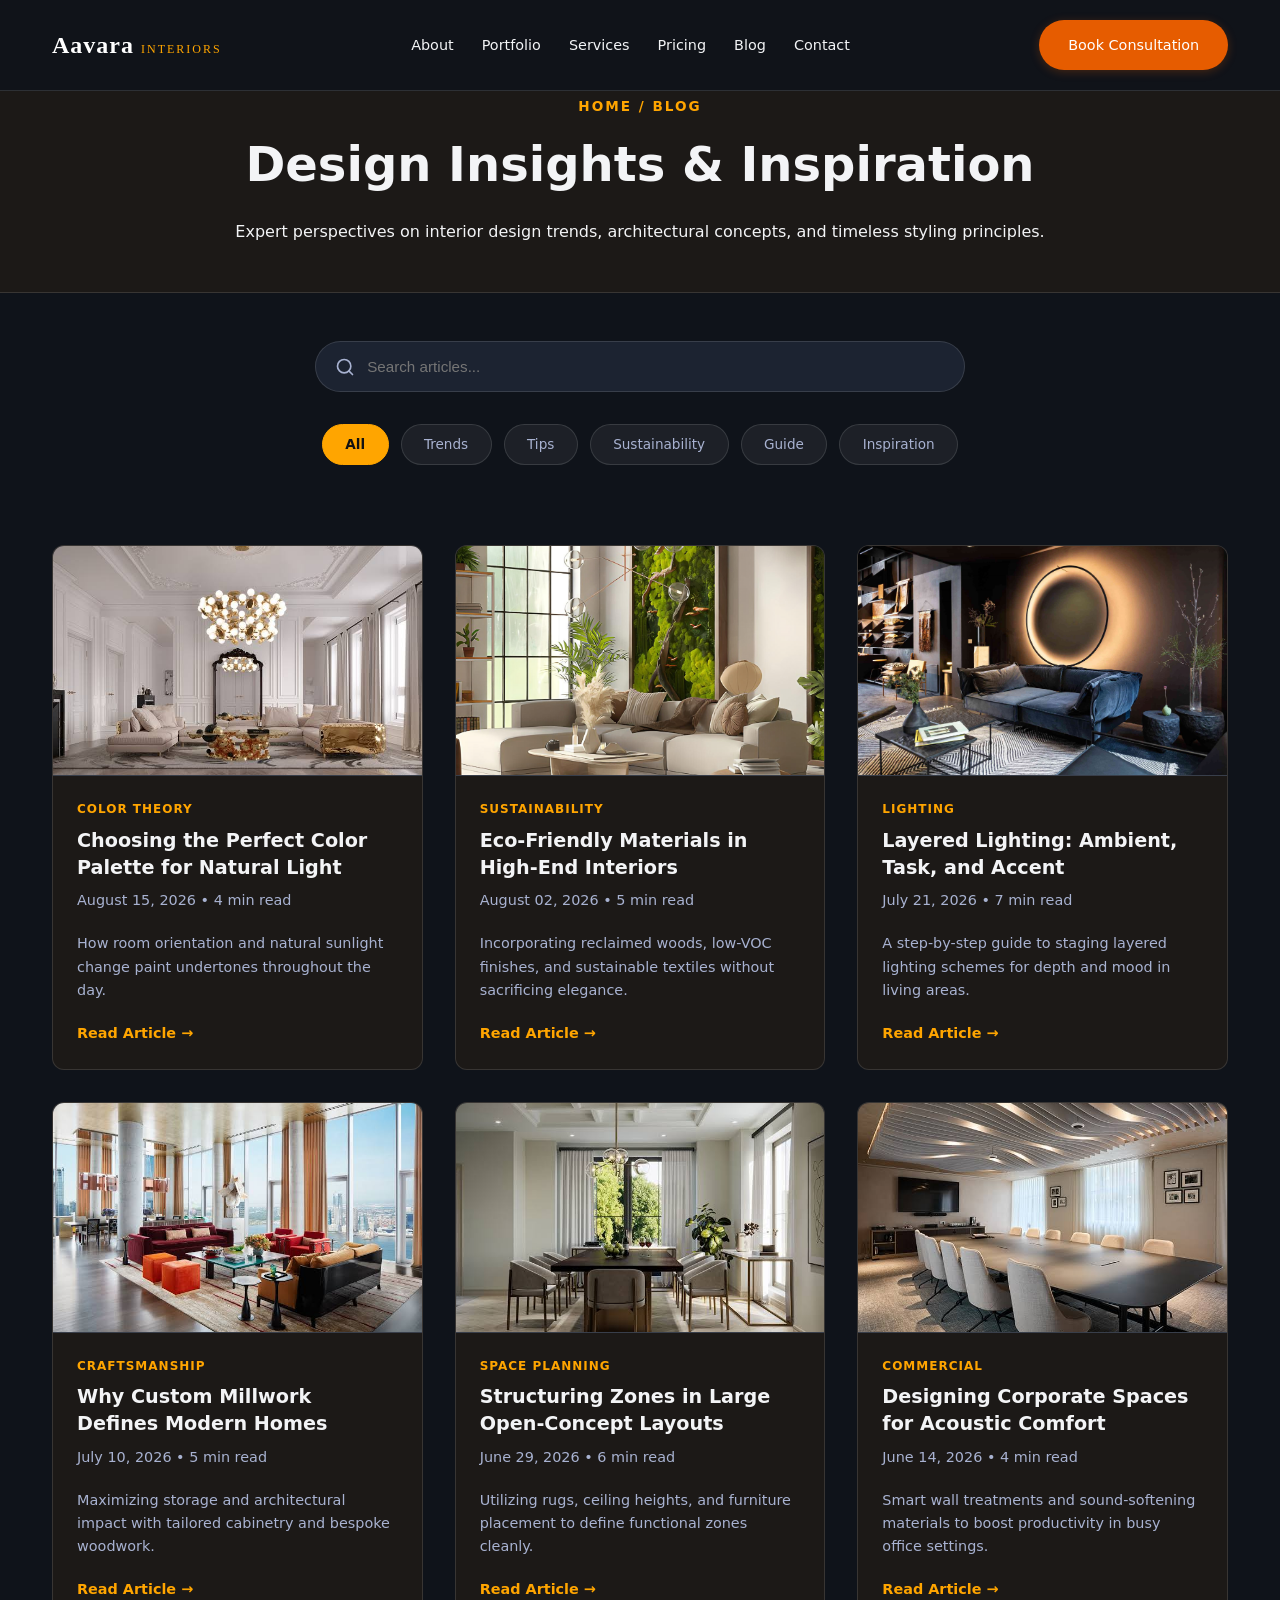
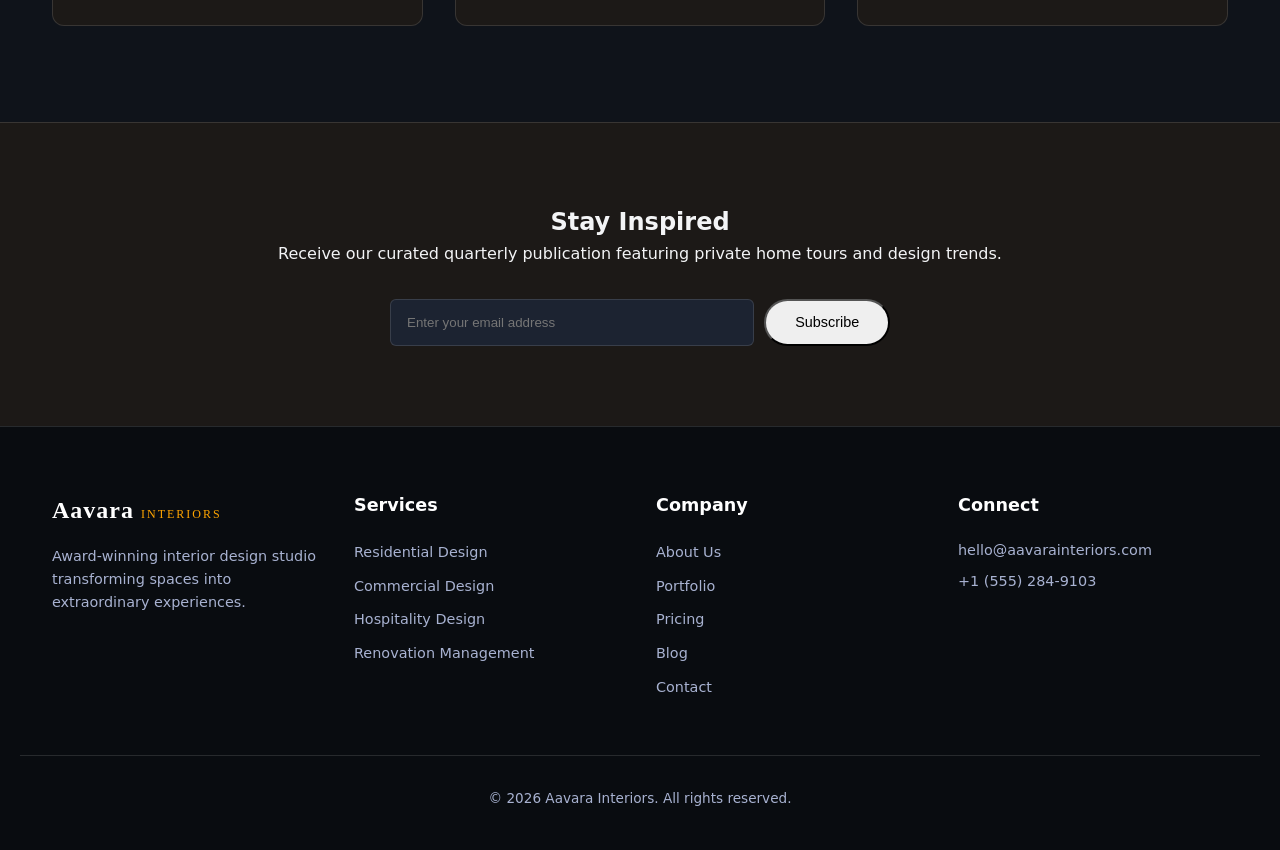
<file: blog.html>
<!DOCTYPE html>
<html lang="en">
<head>
  <meta charset="UTF-8">
  <title>Blog & Insights | Aavara Interiors</title>
  <link rel="stylesheet" href="style.css">
 
</head>
<body>

  <!-- Navigation -->
  <header class="navbar">
    <div class="container nav-container">
      <a href="index.html" class="logo">Aavara <span>INTERIORS</span></a>
      <nav>
        <ul class="nav-links">
          <li><a href="about.html">About</a></li>
          <li><a href="portfolio.html">Portfolio</a></li>
          <li><a href="services.html">Services</a></li>
          <li><a href="pricing.html">Pricing</a></li>
          <li><a href="blog.html">Blog</a></li>
          <li><a href="contact.html">Contact</a></li>
        </ul>
      </nav>
      <a href="contact.html" class="btn btn-consultation">Book Consultation</a>
    </div>
  </header>

  <!-- Page Header Banner with Breadcrumb -->
  <section class="page-header">
    <div class="container text-center">
      <span class="sub-title">Home / Blog</span>
      <h1>Design Insights & Inspiration</h1>
      <p>Expert perspectives on interior design trends, architectural concepts, and timeless styling principles.</p>
    </div>
  </section>

  <!-- Blog Search & Filter Bar Section (Replaces Featured Post) -->
  <section class="blog-search-section">
    <div class="container text-center">
      
      <!-- Pure Static Search Form (No JavaScript / HTML Validation) -->
      <form class="blog-search-form">
        <div class="search-input-wrapper">
          <svg class="search-icon" xmlns="http://www.w3.org/2000/svg" width="20" height="20" viewBox="0 0 24 24" fill="none" stroke="currentColor" stroke-width="2" stroke-linecap="round" stroke-linejoin="round">
            <circle cx="11" cy="11" r="8"></circle>
            <line x1="21" y1="21" x2="16.65" y2="16.65"></line>
          </svg>
          <input type="text" placeholder="Search articles...">
        </div>
      </form>

      <!-- Category Filter Pills -->
      <div class="filter-pills">
        <a href="#" class="pill active">All</a>
        <a href="#" class="pill">Trends</a>
        <a href="#" class="pill">Tips</a>
        <a href="#" class="pill">Sustainability</a>
        <a href="#" class="pill">Guide</a>
        <a href="#" class="pill">Inspiration</a>
      </div>

    </div>
  </section>

  <!-- Main Blog Grid Section -->
  <section class="blog-grid-section">
    <div class="container">
      <div class="grid grid-3">

        <!-- Article 1 -->
        <article class="blog-card">
          <div class="blog-img">
            <img src="images/images1.jpg" alt="Choosing the Perfect Palette">
          </div>
          <div class="blog-card-body">
            <span class="blog-category">Color Theory</span>
            <h3>Choosing the Perfect Color Palette for Natural Light</h3>
            <p class="blog-meta">August 15, 2026 • 4 min read</p>
            <p>How room orientation and natural sunlight change paint undertones throughout the day.</p>
            <a href="#" class="read-more-link">Read Article &rarr;</a>
          </div>
        </article>

        <!-- Article 2 -->
        <article class="blog-card">
          <div class="blog-img">
            <img src="images/blog2.png" alt="Sustainable Living Spaces">
          </div>
          <div class="blog-card-body">
            <span class="blog-category">Sustainability</span>
            <h3>Eco-Friendly Materials in High-End Interiors</h3>
            <p class="blog-meta">August 02, 2026 • 5 min read</p>
            <p>Incorporating reclaimed woods, low-VOC finishes, and sustainable textiles without sacrificing elegance.</p>
            <a href="#" class="read-more-link">Read Article &rarr;</a>
          </div>
        </article>

        <!-- Article 3 -->
        <article class="blog-card">
          <div class="blog-img">
            <img src="images/blog3.png" alt="Lighting Design Trends">
          </div>
          <div class="blog-card-body">
            <span class="blog-category">Lighting</span>
            <h3>Layered Lighting: Ambient, Task, and Accent</h3>
            <p class="blog-meta">July 21, 2026 • 7 min read</p>
            <p>A step-by-step guide to staging layered lighting schemes for depth and mood in living areas.</p>
            <a href="#" class="read-more-link">Read Article &rarr;</a>
          </div>
        </article>

        <!-- Article 4 -->
        <article class="blog-card">
          <div class="blog-img">
            <img src="images/blog-4.jpg" alt="Custom Millwork Essentials">
          </div>
          <div class="blog-card-body">
            <span class="blog-category">Craftsmanship</span>
            <h3>Why Custom Millwork Defines Modern Homes</h3>
            <p class="blog-meta">July 10, 2026 • 5 min read</p>
            <p>Maximizing storage and architectural impact with tailored cabinetry and bespoke woodwork.</p>
            <a href="#" class="read-more-link">Read Article &rarr;</a>
          </div>
        </article>

        <!-- Article 5 -->
        <article class="blog-card">
          <div class="blog-img">
            <img src="images/blog-5.jpg" alt="Open Concept Space Planning">
          </div>
          <div class="blog-card-body">
            <span class="blog-category">Space Planning</span>
            <h3>Structuring Zones in Large Open-Concept Layouts</h3>
            <p class="blog-meta">June 29, 2026 • 6 min read</p>
            <p>Utilizing rugs, ceiling heights, and furniture placement to define functional zones cleanly.</p>
            <a href="#" class="read-more-link">Read Article &rarr;</a>
          </div>
        </article>

        <!-- Article 6 -->
        <article class="blog-card">
          <div class="blog-img">
            <img src="images/blog-6.jpg" alt="Acoustic Office Solutions">
          </div>
          <div class="blog-card-body">
            <span class="blog-category">Commercial</span>
            <h3>Designing Corporate Spaces for Acoustic Comfort</h3>
            <p class="blog-meta">June 14, 2026 • 4 min read</p>
            <p>Smart wall treatments and sound-softening materials to boost productivity in busy office settings.</p>
            <a href="#" class="read-more-link">Read Article &rarr;</a>
          </div>
        </article>

      </div>
    </div>
  </section>

  <!-- Newsletter Signup Banner -->
  <section class="newsletter-section">
    <div class="container text-center">
      <h2>Stay Inspired</h2>
      <p>Receive our curated quarterly publication featuring private home tours and design trends.</p>
      <form class="newsletter-form">
        <input type="text" placeholder="Enter your email address">
        <button type="button" class="btn btn-primary">Subscribe</button>
      </form>
    </div>
  </section>



  <!-- Footer -->
  <footer class="footer">
    <div class="container footer-content grid grid-4">
      <div class="footer-brand">
        <a href="index.html" class="logo">Aavara <span>INTERIORS</span></a>
        <p>Award-winning interior design studio transforming spaces into extraordinary experiences.</p>
      </div>
      <div>
        <h4>Services</h4>
        <ul>
          <li><a href="services.html">Residential Design</a></li>
          <li><a href="services.html">Commercial Design</a></li>
          <li><a href="services.html">Hospitality Design</a></li>
          <li><a href="services.html">Renovation Management</a></li>
        </ul>
      </div>
      <div>
        <h4>Company</h4>
        <ul>
          <li><a href="about.html">About Us</a></li>
          <li><a href="portfolio.html">Portfolio</a></li>
          <li><a href="pricing.html">Pricing</a></li>
          <li><a href="blog.html">Blog</a></li>
          <li><a href="contact.html">Contact</a></li>
        </ul>
      </div>
      <div>
        <h4>Connect</h4>
        <p>hello@aavarainteriors.com</p>
        <p>+1 (555) 284-9103</p>
      </div>
    </div>
    <div class="container footer-bottom">
      <p>&copy; 2026 Aavara Interiors. All rights reserved.</p>
    </div>
  </footer>

</body>
</html>
</file>
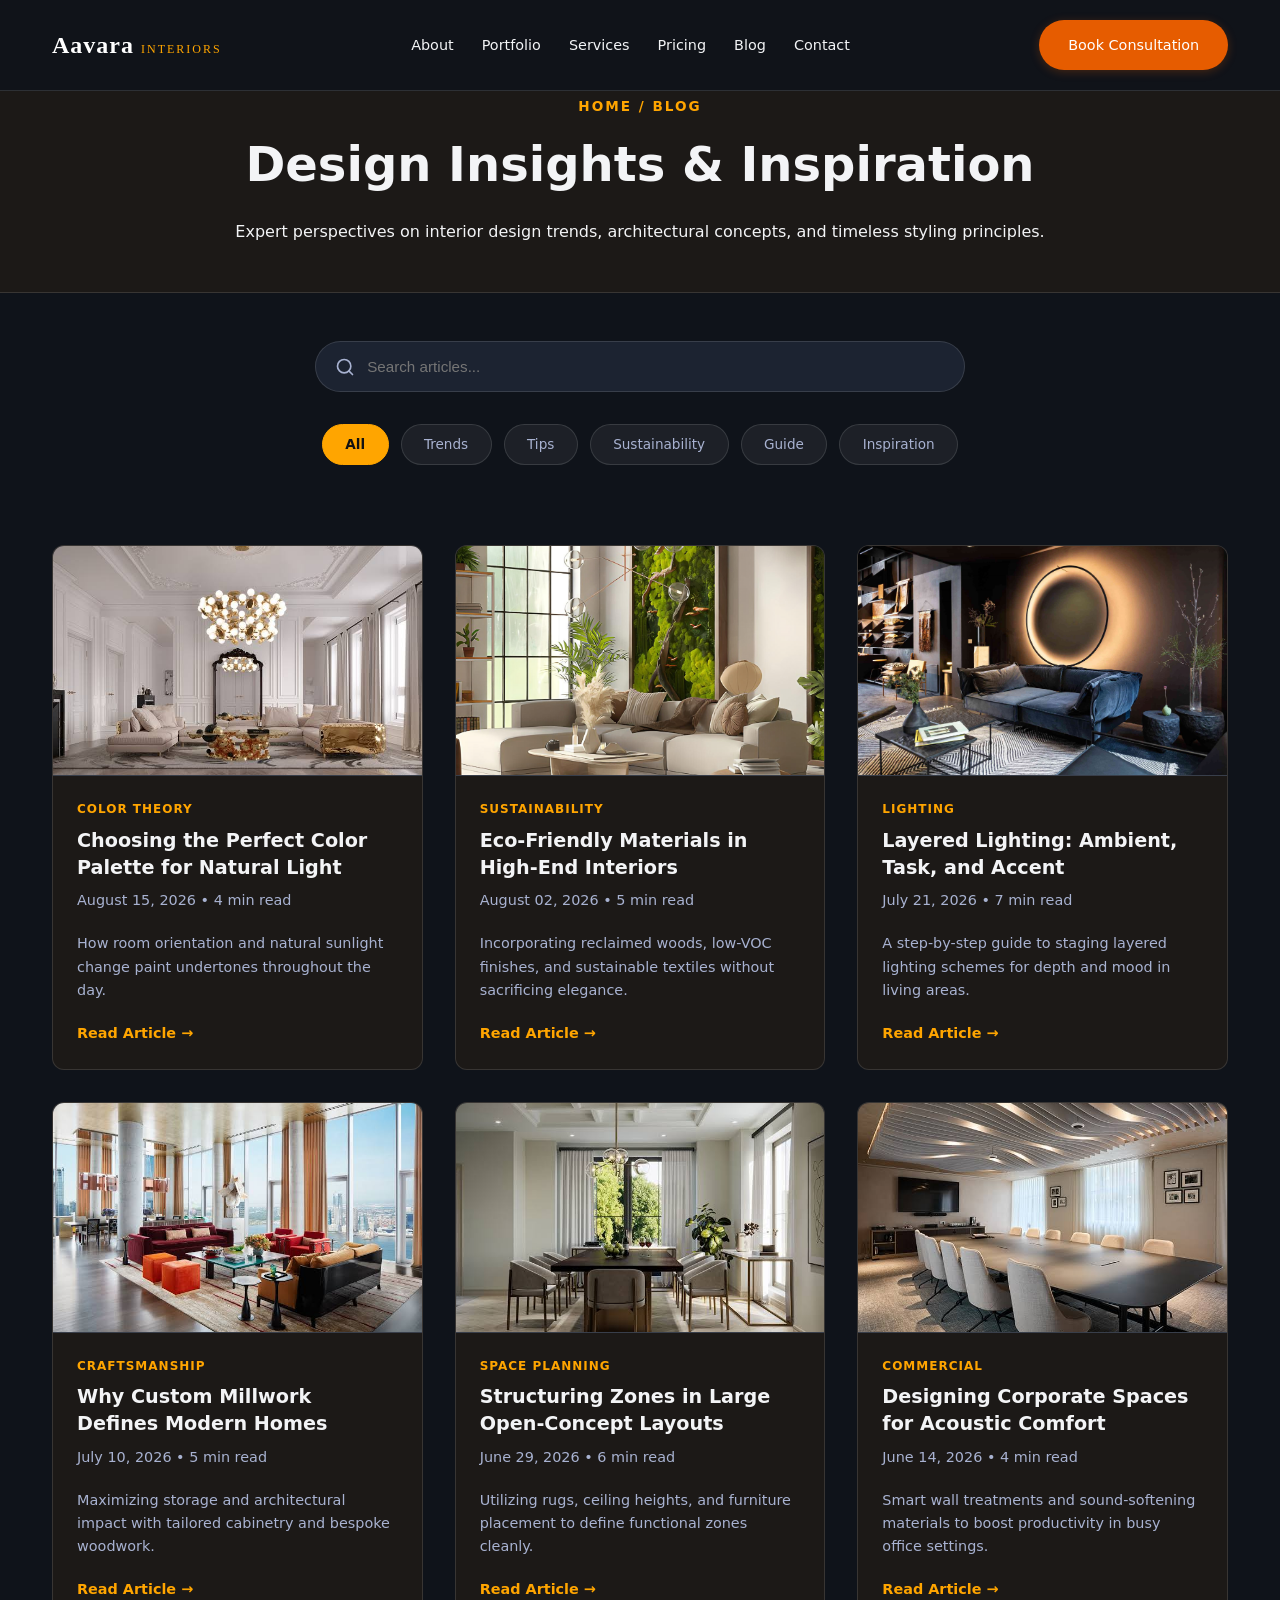
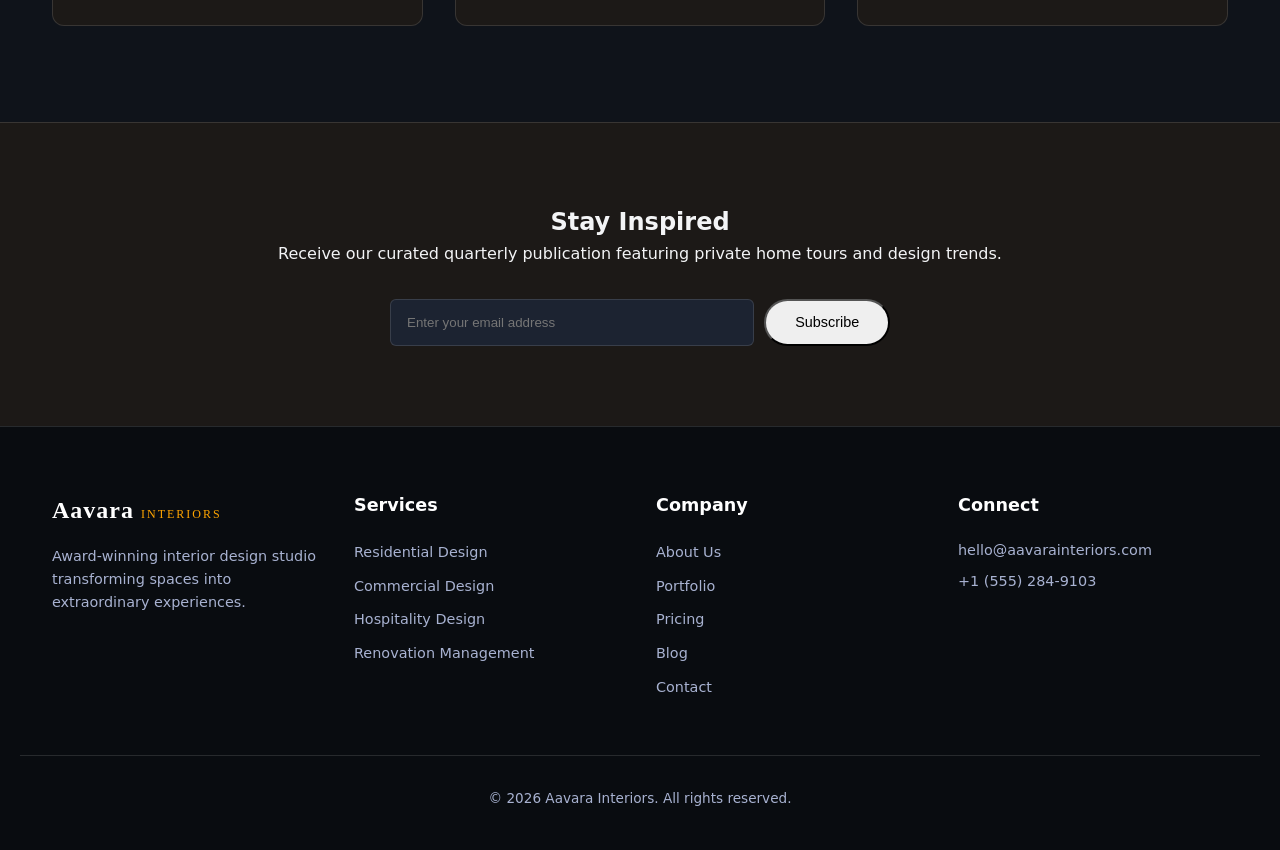
<file: Blog.html>
<!DOCTYPE html>
<html lang="en">
<head>
  <meta charset="UTF-8">
  <title>Blog & Insights | Aavara Interiors</title>
  <link rel="stylesheet" href="style.css">
 
</head>
<body>

  <!-- Navigation -->
  <header class="navbar">
    <div class="container nav-container">
      <a href="index.html" class="logo">Aavara <span>INTERIORS</span></a>
      <nav>
        <ul class="nav-links">
          <li><a href="about.html">About</a></li>
          <li><a href="portfolio.html">Portfolio</a></li>
          <li><a href="services.html">Services</a></li>
          <li><a href="pricing.html">Pricing</a></li>
          <li><a href="blog.html">Blog</a></li>
          <li><a href="contact.html">Contact</a></li>
        </ul>
      </nav>
      <a href="contact.html" class="btn btn-consultation">Book Consultation</a>
    </div>
  </header>

  <!-- Page Header Banner with Breadcrumb -->
  <section class="page-header">
    <div class="container text-center">
      <span class="sub-title">Home / Blog</span>
      <h1>Design Insights & Inspiration</h1>
      <p>Expert perspectives on interior design trends, architectural concepts, and timeless styling principles.</p>
    </div>
  </section>

  <!-- Blog Search & Filter Bar Section (Replaces Featured Post) -->
  <section class="blog-search-section">
    <div class="container text-center">
      
      <!-- Pure Static Search Form (No JavaScript / HTML Validation) -->
      <form class="blog-search-form" action="#" method="get" novalidate>
        <div class="search-input-wrapper">
          <svg class="search-icon" xmlns="http://www.w3.org/2000/svg" width="20" height="20" viewBox="0 0 24 24" fill="none" stroke="currentColor" stroke-width="2" stroke-linecap="round" stroke-linejoin="round">
            <circle cx="11" cy="11" r="8"></circle>
            <line x1="21" y1="21" x2="16.65" y2="16.65"></line>
          </svg>
          <input type="text" placeholder="Search articles...">
        </div>
      </form>

      <!-- Category Filter Pills -->
      <div class="filter-pills">
        <a href="#" class="pill active">All</a>
        <a href="#" class="pill">Trends</a>
        <a href="#" class="pill">Tips</a>
        <a href="#" class="pill">Sustainability</a>
        <a href="#" class="pill">Guide</a>
        <a href="#" class="pill">Inspiration</a>
      </div>

    </div>
  </section>

  <!-- Main Blog Grid Section -->
  <section class="blog-grid-section">
    <div class="container">
      <div class="grid grid-3">

        <!-- Article 1 -->
        <article class="blog-card">
          <div class="blog-img">
            <img src="images/images1.jpg" alt="Choosing the Perfect Palette">
          </div>
          <div class="blog-card-body">
            <span class="blog-category">Color Theory</span>
            <h3>Choosing the Perfect Color Palette for Natural Light</h3>
            <p class="blog-meta">August 15, 2026 • 4 min read</p>
            <p>How room orientation and natural sunlight change paint undertones throughout the day.</p>
            <a href="#" class="read-more-link">Read Article &rarr;</a>
          </div>
        </article>

        <!-- Article 2 -->
        <article class="blog-card">
          <div class="blog-img">
            <img src="images/blog2.png" alt="Sustainable Living Spaces">
          </div>
          <div class="blog-card-body">
            <span class="blog-category">Sustainability</span>
            <h3>Eco-Friendly Materials in High-End Interiors</h3>
            <p class="blog-meta">August 02, 2026 • 5 min read</p>
            <p>Incorporating reclaimed woods, low-VOC finishes, and sustainable textiles without sacrificing elegance.</p>
            <a href="#" class="read-more-link">Read Article &rarr;</a>
          </div>
        </article>

        <!-- Article 3 -->
        <article class="blog-card">
          <div class="blog-img">
            <img src="images/blog3.png" alt="Lighting Design Trends">
          </div>
          <div class="blog-card-body">
            <span class="blog-category">Lighting</span>
            <h3>Layered Lighting: Ambient, Task, and Accent</h3>
            <p class="blog-meta">July 21, 2026 • 7 min read</p>
            <p>A step-by-step guide to staging layered lighting schemes for depth and mood in living areas.</p>
            <a href="#" class="read-more-link">Read Article &rarr;</a>
          </div>
        </article>

        <!-- Article 4 -->
        <article class="blog-card">
          <div class="blog-img">
            <img src="images/blog-4.jpg" alt="Custom Millwork Essentials">
          </div>
          <div class="blog-card-body">
            <span class="blog-category">Craftsmanship</span>
            <h3>Why Custom Millwork Defines Modern Homes</h3>
            <p class="blog-meta">July 10, 2026 • 5 min read</p>
            <p>Maximizing storage and architectural impact with tailored cabinetry and bespoke woodwork.</p>
            <a href="#" class="read-more-link">Read Article &rarr;</a>
          </div>
        </article>

        <!-- Article 5 -->
        <article class="blog-card">
          <div class="blog-img">
            <img src="images/blog-5.jpg" alt="Open Concept Space Planning">
          </div>
          <div class="blog-card-body">
            <span class="blog-category">Space Planning</span>
            <h3>Structuring Zones in Large Open-Concept Layouts</h3>
            <p class="blog-meta">June 29, 2026 • 6 min read</p>
            <p>Utilizing rugs, ceiling heights, and furniture placement to define functional zones cleanly.</p>
            <a href="#" class="read-more-link">Read Article &rarr;</a>
          </div>
        </article>

        <!-- Article 6 -->
        <article class="blog-card">
          <div class="blog-img">
            <img src="images/blog-6.jpg" alt="Acoustic Office Solutions">
          </div>
          <div class="blog-card-body">
            <span class="blog-category">Commercial</span>
            <h3>Designing Corporate Spaces for Acoustic Comfort</h3>
            <p class="blog-meta">June 14, 2026 • 4 min read</p>
            <p>Smart wall treatments and sound-softening materials to boost productivity in busy office settings.</p>
            <a href="#" class="read-more-link">Read Article &rarr;</a>
          </div>
        </article>

      </div>
    </div>
  </section>

  <!-- Newsletter Signup Banner -->
  <section class="newsletter-section">
    <div class="container text-center">
      <h2>Stay Inspired</h2>
      <p>Receive our curated quarterly publication featuring private home tours and design trends.</p>
      <form class="newsletter-form" action="#" method="post" novalidate>
        <input type="text" placeholder="Enter your email address">
        <button type="submit" class="btn btn-primary">Subscribe</button>
      </form>
    </div>
  </section>



  <!-- Footer -->
  <footer class="footer">
    <div class="container footer-content grid grid-4">
      <div class="footer-brand">
        <a href="index.html" class="logo">Aavara <span>INTERIORS</span></a>
        <p>Award-winning interior design studio transforming spaces into extraordinary experiences.</p>
      </div>
      <div>
        <h4>Services</h4>
        <ul>
          <li><a href="services.html">Residential Design</a></li>
          <li><a href="services.html">Commercial Design</a></li>
          <li><a href="services.html">Hospitality Design</a></li>
          <li><a href="services.html">Renovation Management</a></li>
        </ul>
      </div>
      <div>
        <h4>Company</h4>
        <ul>
          <li><a href="about.html">About Us</a></li>
          <li><a href="portfolio.html">Portfolio</a></li>
          <li><a href="pricing.html">Pricing</a></li>
          <li><a href="blog.html">Blog</a></li>
          <li><a href="contact.html">Contact</a></li>
        </ul>
      </div>
      <div>
        <h4>Connect</h4>
        <p>hello@aavarainteriors.com</p>
        <p>+1 (555) 284-9103</p>
      </div>
    </div>
    <div class="container footer-bottom">
      <p>&copy; 2026 Aavara Interiors. All rights reserved.</p>
    </div>
  </footer>

</body>
</html>
</file>
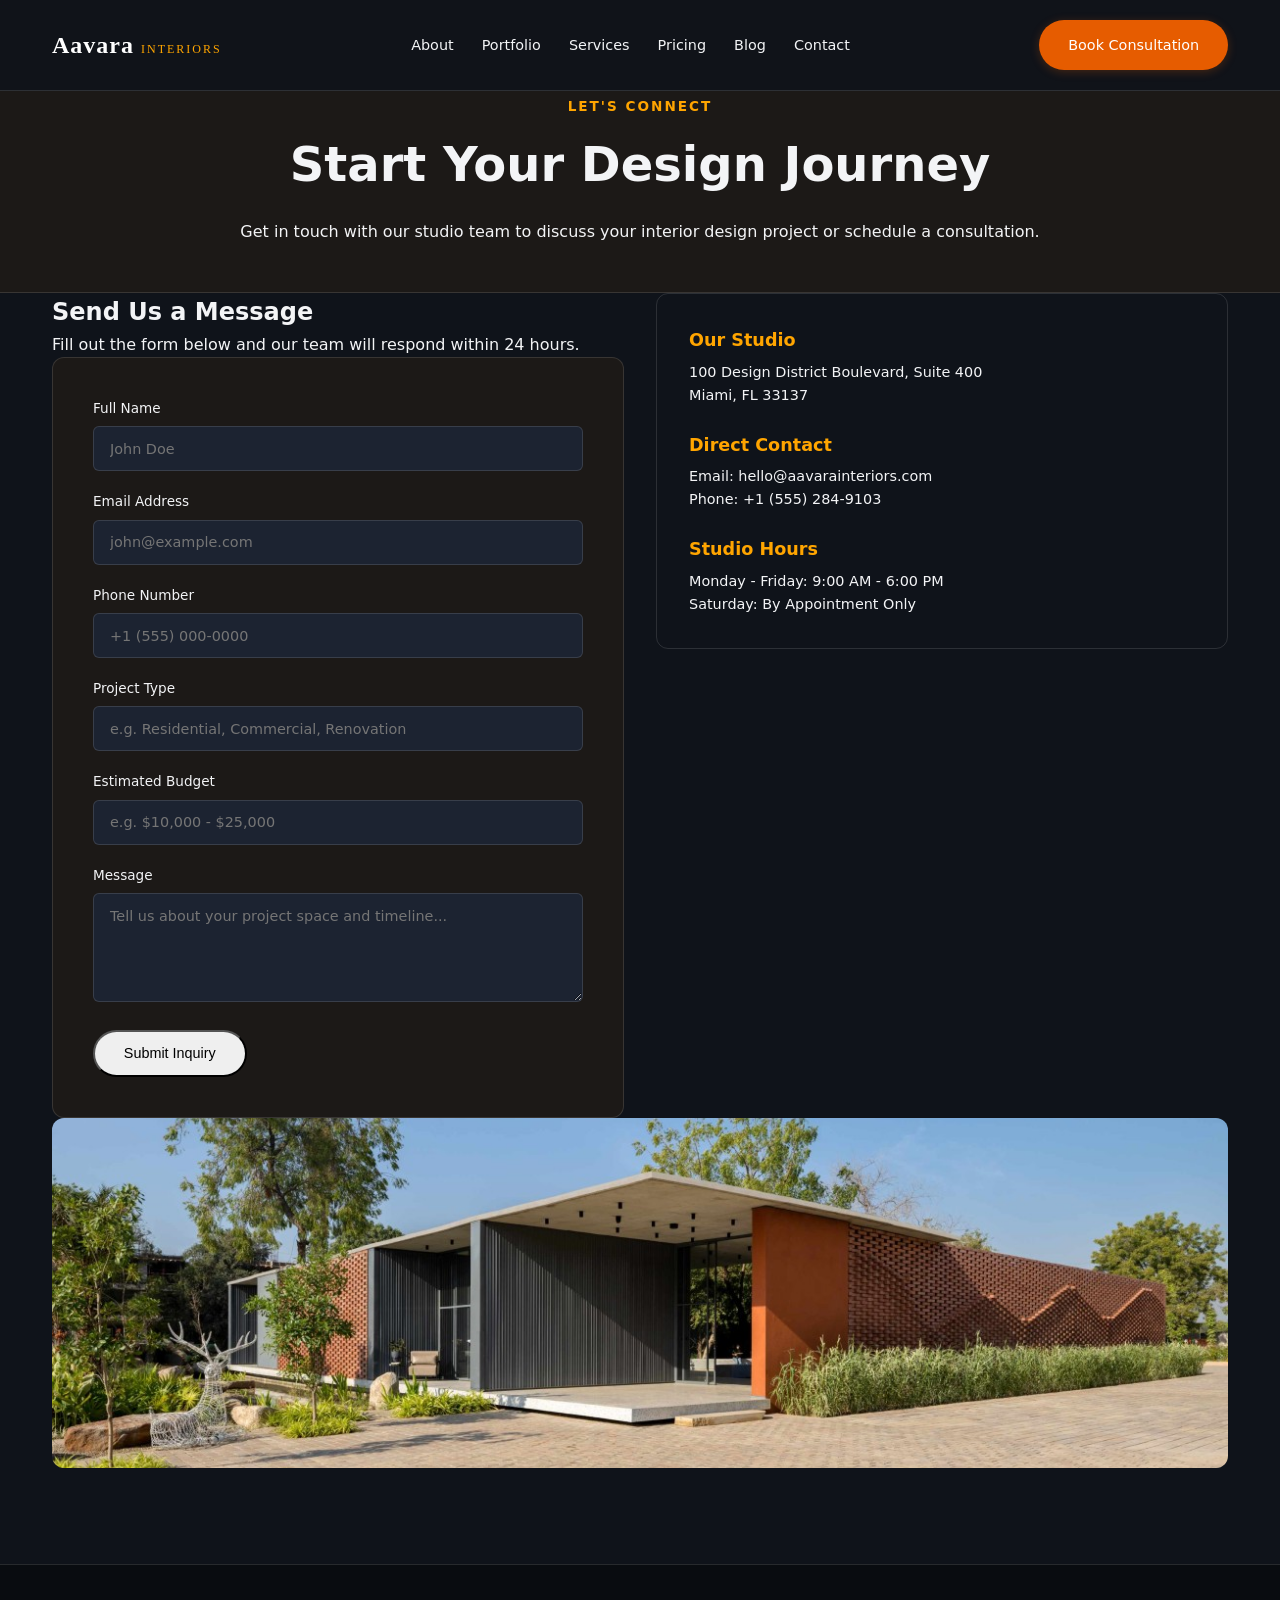
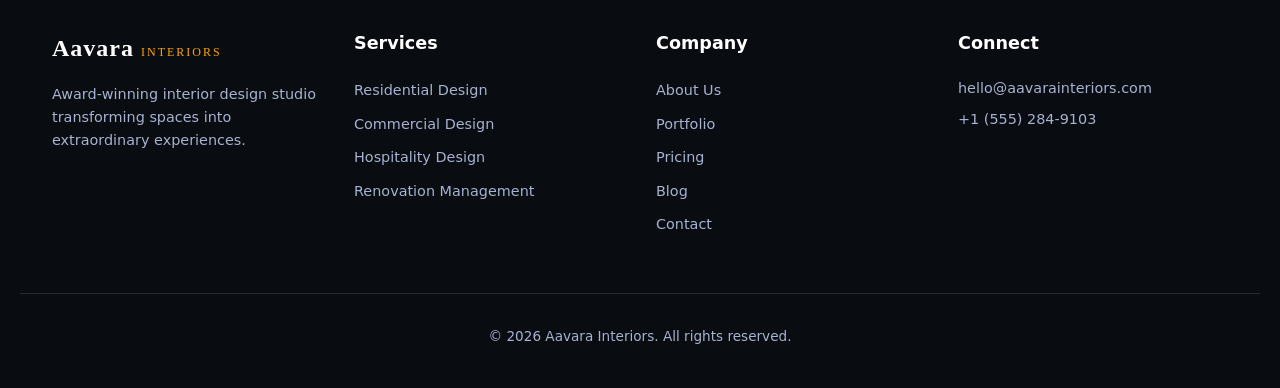
<file: contact.html>
<!DOCTYPE html>
<html lang="en">
<head>
  <meta charset="UTF-8">
  <title>Contact Us | Aavara Interiors</title>
  <link rel="stylesheet" href="style.css">
 
</head>
<body>

  <!-- Navigation -->
  <header class="navbar">
    <div class="container nav-container">
      <a href="index.html" class="logo">Aavara <span>INTERIORS</span></a>
      <nav>
        <ul class="nav-links">
          <li><a href="about.html">About</a></li>
          <li><a href="portfolio.html">Portfolio</a></li>
          <li><a href="services.html">Services</a></li>
          <li><a href="pricing.html">Pricing</a></li>
          <li><a href="blog.html">Blog</a></li>
          <li><a href="contact.html">Contact</a></li>
        </ul>
      </nav>
      <a href="contact.html" class="btn btn-consultation">Book Consultation</a>
    </div>
  </header>

  <!-- Page Header Banner -->
  <section class="page-header">
    <div class="container">
      <span class="sub-title">Let's Connect</span>
      <h1>Start Your Design Journey</h1>
      <p>Get in touch with our studio team to discuss your interior design project or schedule a consultation.</p>
    </div>
  </section>

  <!-- Contact Form & Studio Details Section -->
  <section class="contact-section">
    <div class="container grid grid-2">

      <!-- Left Column: Contact Form (Without Validations) -->
      <div class="contact-form-container">
        <h2>Send Us a Message</h2>
        <p>Fill out the form below and our team will respond within 24 hours.</p>

        <form class="contact-form">
          <div class="form-group">
            <label>Full Name</label>
            <input type="text" placeholder="John Doe">
          </div>

          <div class="form-group">
            <label>Email Address</label>
            <input type="text" placeholder="john@example.com">
          </div>

          <div class="form-group">
            <label>Phone Number</label>
            <input type="text" placeholder="+1 (555) 000-0000">
          </div>

          <div class="form-group">
            <label>Project Type</label>
            <input type="text" placeholder="e.g. Residential, Commercial, Renovation">
          </div>

          <div class="form-group">
            <label>Estimated Budget</label>
            <input type="text" placeholder="e.g. $10,000 - $25,000">
          </div>

          <div class="form-group">
            <label>Message</label>
            <textarea rows="5" placeholder="Tell us about your project space and timeline..."></textarea>
          </div>

          <button type="button" class="btn btn-primary">Submit Inquiry</button>
        </form>
      </div>

      <!-- Right Column: Info & Office Studio Image -->
      <div class="contact-info-container">
        
        <!-- Office / Studio Image Placeholder -->
       

        <div class="info-box-wrapper">
          <div class="info-card">
            <h3>Our Studio</h3>
            <p>100 Design District Boulevard, Suite 400<br>Miami, FL 33137</p>
          </div>

          <div class="info-card">
            <h3>Direct Contact</h3>
            <p>Email: hello@aavarainteriors.com<br>Phone: +1 (555) 284-9103</p>
          </div>

          <div class="info-card">
            <h3>Studio Hours</h3>
            <p>Monday - Friday: 9:00 AM - 6:00 PM<br>Saturday: By Appointment Only</p>
          </div>
        </div>

      </div>

    </div>
  </section>

  <!-- Map / Location Placeholder Section -->
  <section class="map-section">
    <div class="container">
      <div class="map-container">
        <!-- Interactive or Static Map Image Placeholder -->
        <img src="images/image.png" alt="Studio Location Map">
      </div>
    </div>
  </section>

  <!-- Footer -->
  <footer class="footer">
    <div class="container footer-content grid grid-4">
      <div class="footer-brand">
        <a href="index.html" class="logo">Aavara <span>INTERIORS</span></a>
        <p>Award-winning interior design studio transforming spaces into extraordinary experiences.</p>
      </div>
      <div>
        <h4>Services</h4>
        <ul>
          <li><a href="services.html">Residential Design</a></li>
          <li><a href="services.html">Commercial Design</a></li>
          <li><a href="services.html">Hospitality Design</a></li>
          <li><a href="services.html">Renovation Management</a></li>
        </ul>
      </div>
      <div>
        <h4>Company</h4>
        <ul>
          <li><a href="about.html">About Us</a></li>
          <li><a href="portfolio.html">Portfolio</a></li>
          <li><a href="pricing.html">Pricing</a></li>
          <li><a href="blog.html">Blog</a></li>
          <li><a href="contact.html">Contact</a></li>
        </ul>
      </div>
      <div>
        <h4>Connect</h4>
        <p>hello@aavarainteriors.com</p>
        <p>+1 (555) 284-9103</p>
      </div>
    </div>
    <div class="container footer-bottom">
      <p>&copy; 2026 Aavara Interiors. All rights reserved.</p>
    </div>
  </footer>

</body>
</html>
</file>
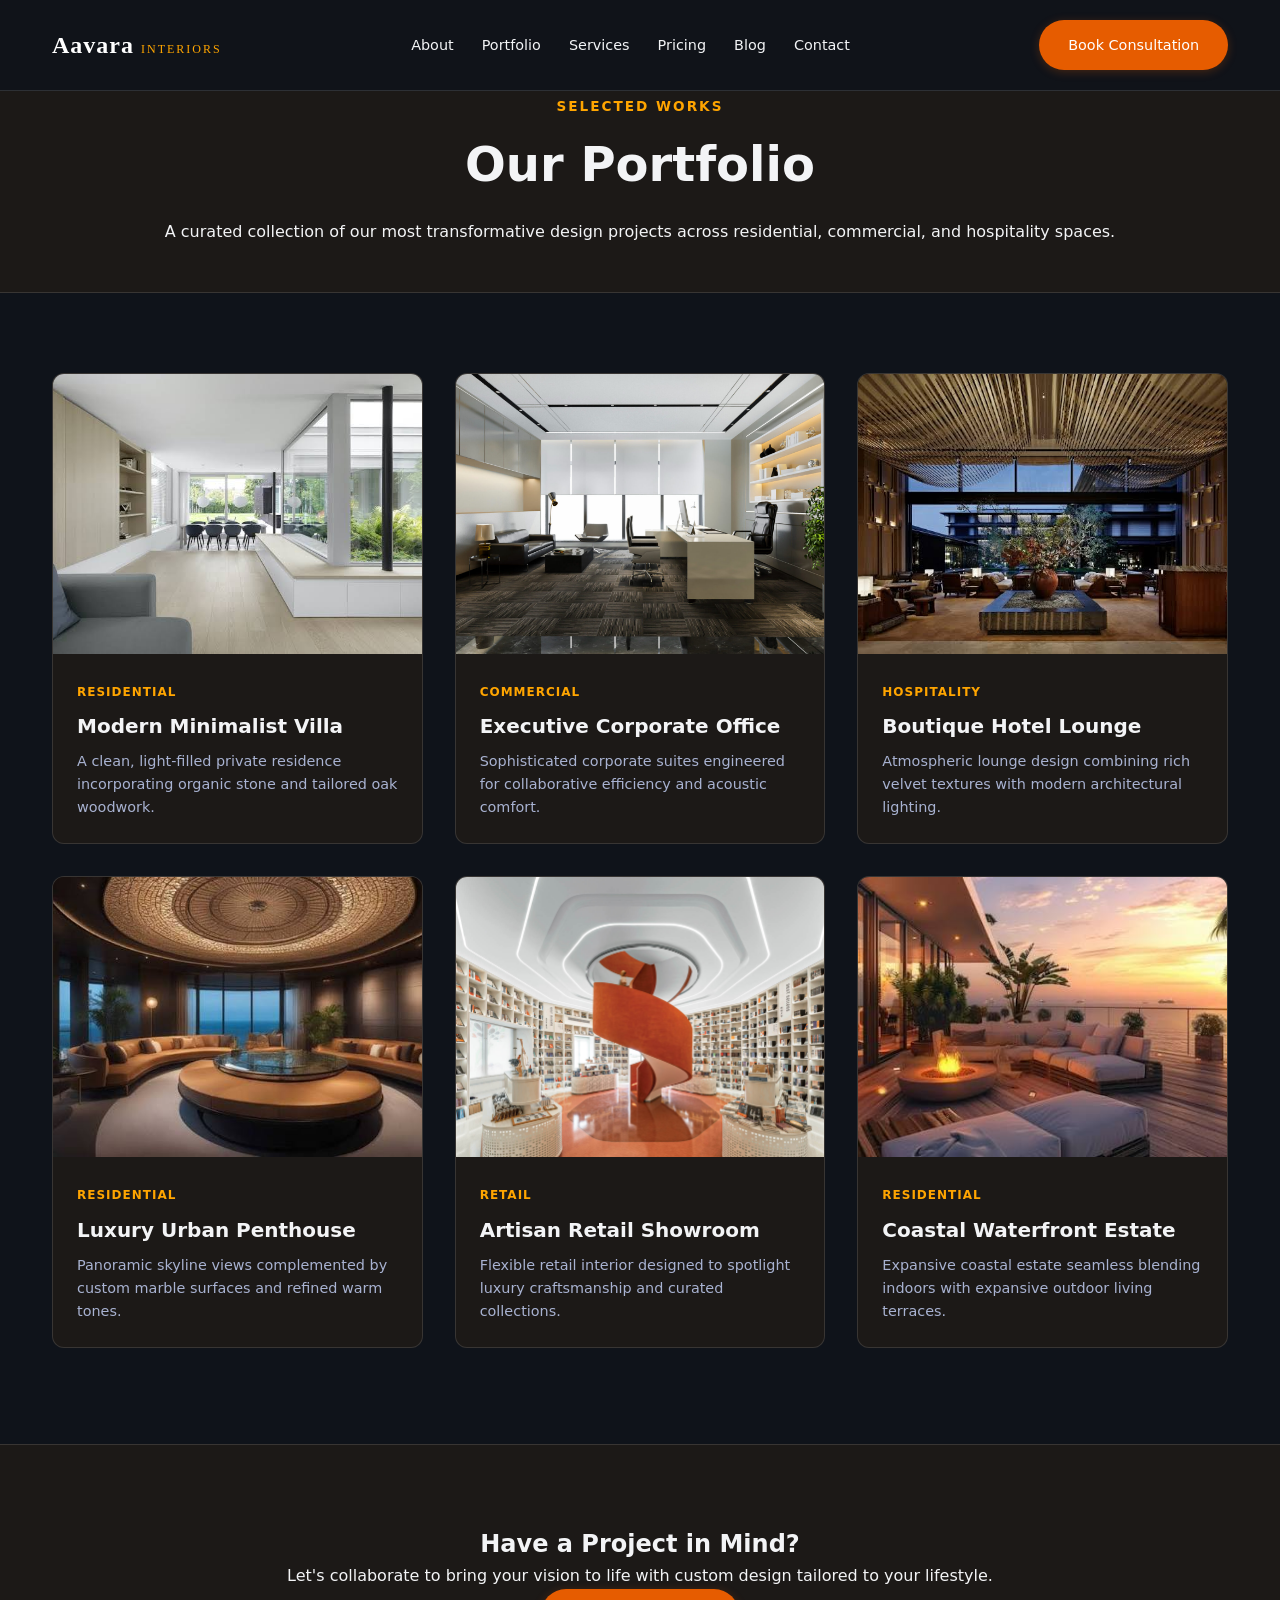
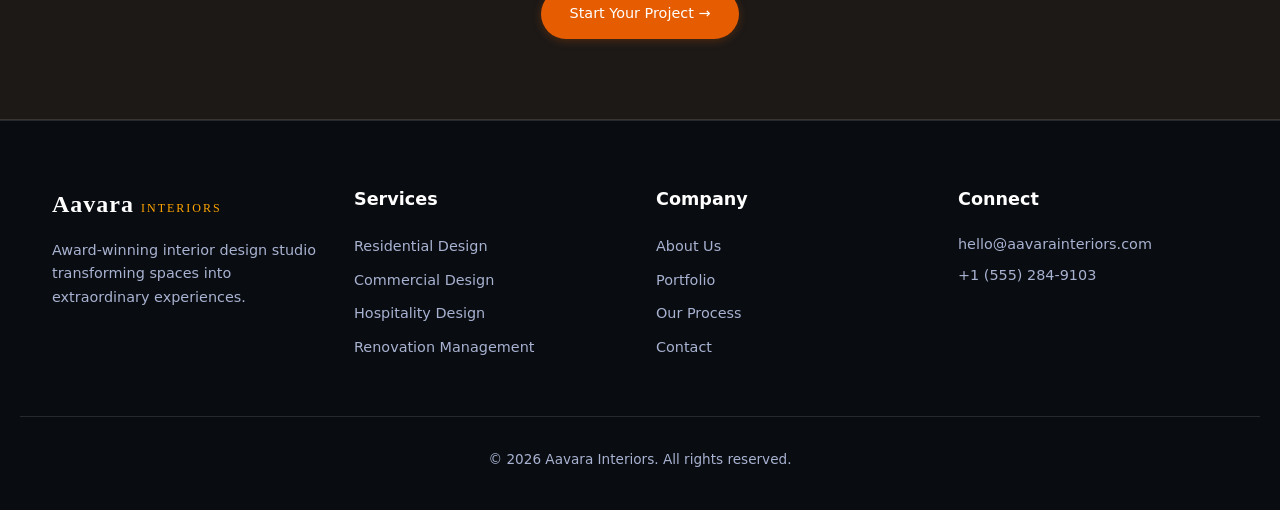
<file: Portfolio.html>
<!DOCTYPE html>
<html lang="en">
<head>
  <meta charset="UTF-8">
  <title>Portfolio | Aavara Interiors</title>
  <link rel="stylesheet" href="style.css">
  
</head>
<body>

  <!-- Navigation -->
  <header class="navbar">
    <div class="container nav-container">
      <a href="index.html" class="logo">Aavara <span>INTERIORS</span></a>
      <nav>
        <ul class="nav-links">
          <li><a href="about.html">About</a></li>
          <li><a href="portfolio.html">Portfolio</a></li>
          <li><a href="services.html">Services</a></li>
          <li><a href="pricing.html">Pricing</a></li>
          <li><a href="blog.html">Blog</a></li>
          <li><a href="contact.html">Contact</a></li>
        </ul>
      </nav>
      <a href="contact.html" class="btn btn-consultation">Book Consultation</a>
    </div>
  </header>

  <!-- Page Header Banner -->
  <section class="page-header">
    <div class="container">
      <span class="sub-title">Selected Works</span>
      <h1>Our Portfolio</h1>
      <p>A curated collection of our most transformative design projects across residential, commercial, and hospitality spaces.</p>
    </div>
  </section>

  <!-- Portfolio Gallery Grid -->
  <section class="portfolio-section">
    <div class="container">

      <div class="portfolio-grid grid grid-3">

        <!-- Project Item 1 -->
        <article class="portfolio-card">
          <div class="portfolio-img">
            <img src="images/image2.jpg" alt="Modern Minimalist Villa">
          </div>
          <div class="portfolio-content">
            <span class="portfolio-category">Residential</span>
            <h3>Modern Minimalist Villa</h3>
            <p>A clean, light-filled private residence incorporating organic stone and tailored oak woodwork.</p>
          </div>
        </article>

        <!-- Project Item 2 -->
        <article class="portfolio-card">
          <div class="portfolio-img">
            <img src="images/project-2.jpg" alt="Executive Corporate Headquarters">
          </div>
          <div class="portfolio-content">
            <span class="portfolio-category">Commercial</span>
            <h3>Executive Corporate Office</h3>
            <p>Sophisticated corporate suites engineered for collaborative efficiency and acoustic comfort.</p>
          </div>
        </article>

        <!-- Project Item 3 -->
        <article class="portfolio-card">
          <div class="portfolio-img">
            <img src="images/project-3.jpg" alt="Boutique Hotel Lounge">
          </div>
          <div class="portfolio-content">
            <span class="portfolio-category">Hospitality</span>
            <h3>Boutique Hotel Lounge</h3>
            <p>Atmospheric lounge design combining rich velvet textures with modern architectural lighting.</p>
          </div>
        </article>

        <!-- Project Item 4 -->
        <article class="portfolio-card">
          <div class="portfolio-img">
            <img src="images/project-4.jpg" alt="Luxury Urban Penthouse">
          </div>
          <div class="portfolio-content">
            <span class="portfolio-category">Residential</span>
            <h3>Luxury Urban Penthouse</h3>
            <p>Panoramic skyline views complemented by custom marble surfaces and refined warm tones.</p>
          </div>
        </article>

        <!-- Project Item 5 -->
        <article class="portfolio-card">
          <div class="portfolio-img">
            <img src="images/project-5.jpg" alt="Artisan Retail Showroom">
          </div>
          <div class="portfolio-content">
            <span class="portfolio-category">Retail</span>
            <h3>Artisan Retail Showroom</h3>
            <p>Flexible retail interior designed to spotlight luxury craftsmanship and curated collections.</p>
          </div>
        </article>

        <!-- Project Item 6 -->
        <article class="portfolio-card">
          <div class="portfolio-img">
            <img src="images/project-6.jpg" alt="Coastal Waterfront Estate">
          </div>
          <div class="portfolio-content">
            <span class="portfolio-category">Residential</span>
            <h3>Coastal Waterfront Estate</h3>
            <p>Expansive coastal estate seamless blending indoors with expansive outdoor living terraces.</p>
          </div>
        </article>

      </div>
    </div>
  </section>

  <!-- CTA Banner -->
  <section class="about-cta">
    <div class="container text-center">
      <h2>Have a Project in Mind?</h2>
      <p>Let's collaborate to bring your vision to life with custom design tailored to your lifestyle.</p>
      <a href="contact.html" class="btn btn-consultation">Start Your Project &rarr;</a>
    </div>
  </section>

  <!-- Footer -->
  <footer class="footer">
    <div class="container footer-content grid grid-4">
      <div class="footer-brand">
        <a href="index.html" class="logo">Aavara <span>INTERIORS</span></a>
        <p>Award-winning interior design studio transforming spaces into extraordinary experiences.</p>
      </div>
      <div>
        <h4>Services</h4>
        <ul>
          <li><a href="services.html">Residential Design</a></li>
          <li><a href="services.html">Commercial Design</a></li>
          <li><a href="services.html">Hospitality Design</a></li>
          <li><a href="services.html">Renovation Management</a></li>
        </ul>
      </div>
      <div>
        <h4>Company</h4>
        <ul>
          <li><a href="about.html">About Us</a></li>
          <li><a href="portfolio.html">Portfolio</a></li>
          <li><a href="process.html">Our Process</a></li>
          <li><a href="contact.html">Contact</a></li>
        </ul>
      </div>
      <div>
        <h4>Connect</h4>
        <p>hello@aavarainteriors.com</p>
        <p>+1 (555) 284-9103</p>
      </div>
    </div>
    <div class="container footer-bottom">
      <p>&copy; 2026 Aavara Interiors. All rights reserved.</p>
    </div>
  </footer>

</body>
</html>
</file>
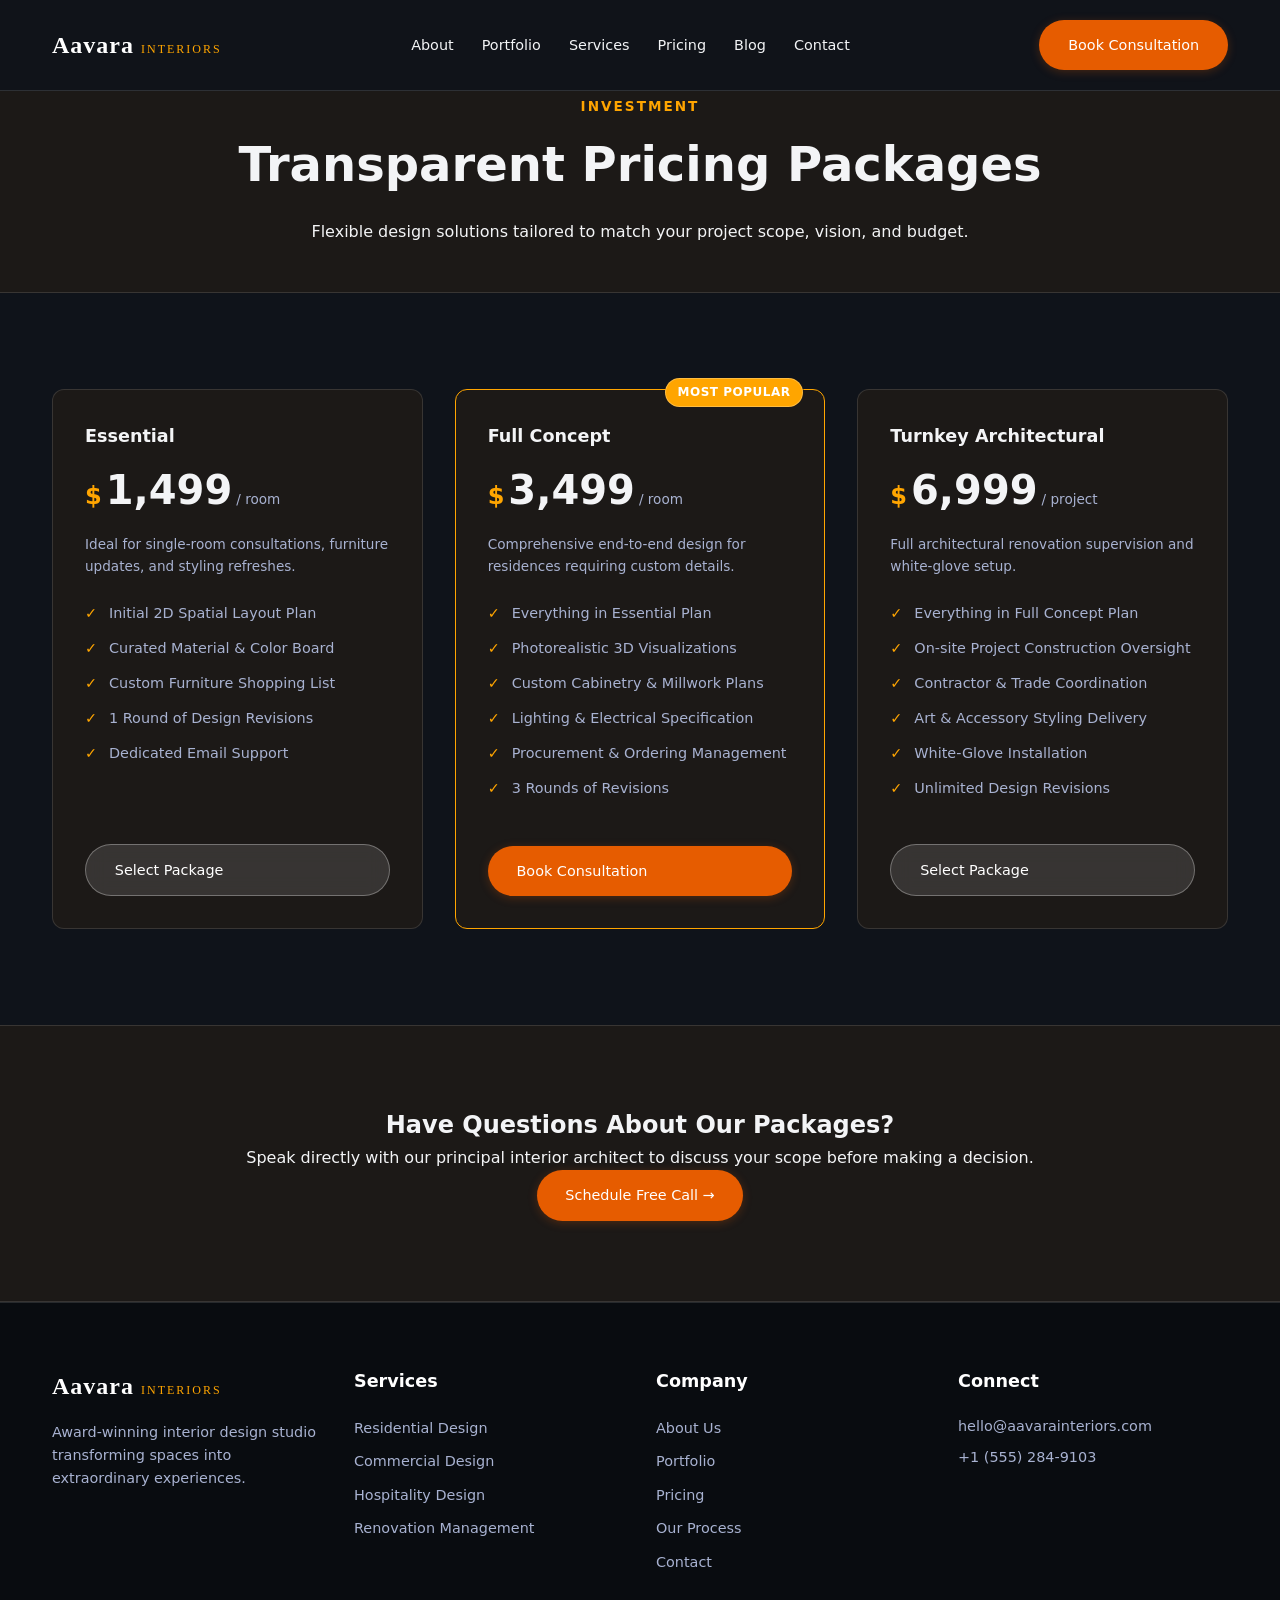
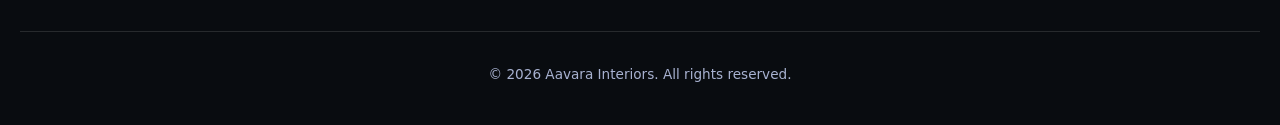
<file: Pricing.html>
<!DOCTYPE html>
<html lang="en">
<head>
  <meta charset="UTF-8">
  <title>Pricing & Packages | Aavara Interiors</title>
  <link rel="stylesheet" href="style.css">
  
</head>
<body>

  <!-- Navigation -->
  <header class="navbar">
    <div class="container nav-container">
      <a href="index.html" class="logo">Aavara <span>INTERIORS</span></a>
      <nav>
        <ul class="nav-links">
          <li><a href="about.html">About</a></li>
          <li><a href="portfolio.html">Portfolio</a></li>
          <li><a href="services.html">Services</a></li>
          <li><a href="pricing.html">Pricing</a></li>
          <li><a href="blog.html">Blog</a></li>
          <li><a href="contact.html">Contact</a></li>
          
        </ul>
      </nav>
      <a href="contact.html" class="btn btn-consultation">Book Consultation</a>
    </div>
  </header>

  <!-- Page Header Banner -->
  <section class="page-header">
    <div class="container">
      <span class="sub-title">Investment</span>
      <h1>Transparent Pricing Packages</h1>
      <p>Flexible design solutions tailored to match your project scope, vision, and budget.</p>
    </div>
  </section>

  <!-- Pricing Cards Section -->
  <section class="pricing-section">
    <div class="container">
      <div class="grid grid-3">

        <!-- Tier 1: Essential Package -->
        <article class="pricing-card">
          <div class="pricing-header">
            <span class="pricing-tier">Essential</span>
            <div class="price-box">
              <span class="currency">$</span>
              <span class="amount">1,499</span>
              <span class="period">/ room</span>
            </div>
            <p>Ideal for single-room consultations, furniture updates, and styling refreshes.</p>
          </div>
          
          <ul class="pricing-features">
            <li>Initial 2D Spatial Layout Plan</li>
            <li>Curated Material & Color Board</li>
            <li>Custom Furniture Shopping List</li>
            <li>1 Round of Design Revisions</li>
            <li>Dedicated Email Support</li>
          </ul>
          <a href="contact.html" class="btn btn-tinted-white">Select Package</a>
        </article>

        <!-- Tier 2: Premium Package (Featured) -->
        <article class="pricing-card featured">
          <div class="badge">Most Popular</div>
          <div class="pricing-header">
            <span class="pricing-tier">Full Concept</span>
            <div class="price-box">
              <span class="currency">$</span>
              <span class="amount">3,499</span>
              <span class="period">/ room</span>
            </div>
            <p>Comprehensive end-to-end design for residences requiring custom details.</p>
          </div>

          <!-- Image Container Placeholder -->
          

          <ul class="pricing-features">
            <li>Everything in Essential Plan</li>
            <li>Photorealistic 3D Visualizations</li>
            <li>Custom Cabinetry & Millwork Plans</li>
            <li>Lighting & Electrical Specification</li>
            <li>Procurement & Ordering Management</li>
            <li>3 Rounds of Revisions</li>
          </ul>
          <a href="contact.html" class="btn btn-consultation">Book Consultation</a>
        </article>

        <!-- Tier 3: Turnkey Package -->
        <article class="pricing-card">
          <div class="pricing-header">
            <span class="pricing-tier">Turnkey Architectural</span>
            <div class="price-box">
              <span class="currency">$</span>
              <span class="amount">6,999</span>
              <span class="period">/ project</span>
            </div>
            <p>Full architectural renovation supervision and white-glove setup.</p>
          </div>

          <!-- Image Container Placeholder -->
          

          <ul class="pricing-features">
            <li>Everything in Full Concept Plan</li>
            <li>On-site Project Construction Oversight</li>
            <li>Contractor & Trade Coordination</li>
            <li>Art & Accessory Styling Delivery</li>
            <li>White-Glove Installation</li>
            <li>Unlimited Design Revisions</li>
          </ul>
          <a href="contact.html" class="btn btn-tinted-white">Select Package</a>
        </article>

      </div>
    </div>
  </section>

  

  <!-- Call to Action Banner -->
  <section class="about-cta">
    <div class="container text-center">
      <h2>Have Questions About Our Packages?</h2>
      <p>Speak directly with our principal interior architect to discuss your scope before making a decision.</p>
      <a href="contact.html" class="btn btn-consultation">Schedule Free Call &rarr;</a>
    </div>
  </section>

  <!-- Footer -->
  <footer class="footer">
    <div class="container footer-content grid grid-4">
      <div class="footer-brand">
        <a href="index.html" class="logo">Aavara <span>INTERIORS</span></a>
        <p>Award-winning interior design studio transforming spaces into extraordinary experiences.</p>
      </div>
      <div>
        <h4>Services</h4>
        <ul>
          <li><a href="services.html">Residential Design</a></li>
          <li><a href="services.html">Commercial Design</a></li>
          <li><a href="services.html">Hospitality Design</a></li>
          <li><a href="services.html">Renovation Management</a></li>
        </ul>
      </div>
      <div>
        <h4>Company</h4>
        <ul>
          <li><a href="about.html">About Us</a></li>
          <li><a href="portfolio.html">Portfolio</a></li>
          <li><a href="pricing.html">Pricing</a></li>
          <li><a href="process.html">Our Process</a></li>
          <li><a href="contact.html">Contact</a></li>
        </ul>
      </div>
      <div>
        <h4>Connect</h4>
        <p>hello@aavarainteriors.com</p>
        <p>+1 (555) 284-9103</p>
      </div>
    </div>
    <div class="container footer-bottom">
      <p>&copy; 2026 Aavara Interiors. All rights reserved.</p>
    </div>
  </footer>

</body>
</html>
</file>
<file: style.css>
/* Color & Variables */
:root {
  --bg-dark: #0f131a;
  --bg-card: #1c1917;
  --bg-input: #1c2331;
  
  /* Primary Accent Colors - Updated to Orange */
  --primary-accent:orange;
  --primary-hover: #e05d00;
  
  --text-main: #f3f4f6;
   --text-muted: #a8b2d1; 
  --border-color: rgba(255, 255, 255, 0.12);
  --font-heading: 'Playfair Display', Georgia, serif;
  --font-body: 'Inter', system-ui, sans-serif;
}

* {
  margin: 0;
  padding: 0;
  box-sizing: border-box;
  scroll-behavior: smooth;
}

body {
  background-color: var(--bg-dark);
  color: var(--text-main);
  font-family: var(--font-body);
  line-height: 1.6;
}

.container {
  max-width: 1240px;
  margin: 0 auto;
  padding: 0 2rem;
}

/* Navbar */
.navbar {
  padding: 1.25rem 0;
  background-color: rgba(15, 19, 26, 0.85);
  position: fixed;
  top: 0;
  left: 0;
  width: 100%;
  z-index: 1000;
  backdrop-filter: blur(10px);
  border-bottom: 1px solid var(--border-color);
}

.nav-container {
  display: flex;
  justify-content: space-between;
  align-items: center;
}

.logo {
  font-family: var(--font-heading);
  font-size: 1.5rem;
  color: #fff;
  text-decoration: none;
  font-weight: 600;
  letter-spacing: 1px;
}

.logo span {
  font-size: 0.75rem;
  letter-spacing: 2px;
  font-weight: 300;
  color: var(--primary-accent);
}

.nav-links {
  display: flex;
  gap: 1.75rem;
  list-style: none;
}

.nav-links a {
  color: var(--text-main);
  text-decoration: none;
  font-size: 0.9rem;
  transition: color 0.3s;
}

.nav-links a:hover {
  color: var(--primary-accent);
}

/* Hero Section (100vh Full Viewport Height) */
.hero {
  min-height: 100vh;
  width: 100%;
  display: flex;
  align-items: center;
  position: relative;
  
  /* Fixed Background Image with Dark Overlay */
  background: linear-gradient(rgba(0, 0, 0, 0.5), rgba(0, 0, 0, 0.5)),
              url("images/bg-3.webp") center/cover no-repeat fixed;
  background-color: rgba(0, 0, 0, 0.5);
  background-blend-mode: multiply;
}

.hero-container {
  width: 100%;
  padding-top: 5rem;
}

.hero-content {
  max-width: 680px;
}

/* Hero Elements */
.badge {
  display: inline-flex;
  align-items: center;
  gap: 0.5rem;
  background: rgba(255, 255, 255, 0.12);
  border: 1px solid rgba(255, 255, 255, 0.25);
  padding: 0.4rem 1rem;
  border-radius: 50px;
  font-size: 0.85rem;
  color: #ffffff;
  margin-bottom: 1.5rem;
  backdrop-filter: blur(8px);
}

.hero h1 {
  font-family: var(--font-heading);
  font-size: 3.5rem;
  line-height: 1.15;
  color: #ffffff;
  margin-bottom: 1.25rem;
}

.hero p {
  font-size: 1.05rem;
  line-height: 1.7;
  color: rgba(255, 255, 255, 0.85);
  margin-bottom: 2rem;
}

/* Category Pills Container */
.category-pills {
  display: flex;
  flex-wrap: wrap;
  gap: 0.75rem;
  margin-bottom: 2.5rem;
}

/* Base Tinted White Pill Styling */
.category-pill {
  display: inline-flex;
  align-items: center;
  gap: 0.5rem;
  padding: 0.55rem 1.25rem;
  border-radius: 50px;
  font-size: 0.85rem;
  font-weight: 500;
  color: #ffffff;
  
  /* Tinted White / Glass Effect */
  background: rgba(255, 255, 255, 0.12);
  border: 1px solid rgba(255, 255, 255, 0.25);
  backdrop-filter: blur(10px);
  -webkit-backdrop-filter: blur(10px);
  
  cursor: pointer;
  transition: all 0.3s ease;
}

/* Inner Pill Number Badge */
.category-pill .count {
  background: rgba(255, 255, 255, 0.15);
  padding: 0.2rem 0.5rem;
  border-radius: 20px;
  font-size: 0.78rem;
  color: rgba(255, 255, 255, 0.85);
}

/* Active Highlight Pill (Solid White / Orange accent) */
.category-pill.active {
  background: #ffffff;
  color: #000000;
  border-color: #ffffff;
  font-weight: 600;
}

.category-pill.active .count {
  background: rgba(0, 0, 0, 0.1);
  color: #333333;
}

/* Hover Effect for Inactive Tinted White Pills */
.category-pill:not(.active):hover {
  background: rgba(255, 255, 255, 0.22);
  border-color: rgba(255, 255, 255, 0.45);
  transform: translateY(-1px);
}


/* --- Buttons --- */
/* Navbar Book Consultation Button (Orange Pill Style) */
.btn-consultation {
  display: inline-block;
  padding: 0.65rem 1.4rem;
  background-color: #e65c00; /* Solid vibrant orange */
  color: #ffffff !important;
  font-size: 0.88rem;
  font-weight: 600;
  text-decoration: none;
  border-radius: 50px;
  transition: all 0.3s ease;
  white-space: nowrap;
  box-shadow: 0 2px 10px rgba(230, 92, 0, 0.25);
}

.btn-consultation:hover {
  background-color: #cc5200; /* Darker orange on hover */
  transform: translateY(-1px);
  box-shadow: 0 4px 14px rgba(230, 92, 0, 0.4);
}


.btn {
  display: inline-block;
  padding: 0.85rem 1.8rem;
  border-radius: 50px;
  font-size: 0.9rem;
  font-weight: 500;
  text-decoration: none;
  transition: all 0.3s ease;
}

/* Solid Orange Button */
.btn-orange {
  background-color: #ff5500;
  color: #ffffff;
  font-weight: 600;
}

.btn-orange:hover {
  background-color: #e04a00;
  transform: translateY(-2px);
  box-shadow: 0 4px 15px rgba(255, 85, 0, 0.35);
}

/* Tinted White "Book Consultation" Button */
.btn-tinted-white {
  background: rgba(255, 255, 255, 0.12);
  border: 1px solid rgba(255, 255, 255, 0.3);
  color: #ffffff !important;
  backdrop-filter: blur(10px);
  -webkit-backdrop-filter: blur(10px);
}

.btn-tinted-white:hover {
  background: rgba(255, 255, 255, 0.25);
  border-color: rgba(255, 255, 255, 0.6);
  transform: translateY(-2px);
}

/* Stats Section */
.stats-section {
  padding: 5rem 0;
  background-color: var(--bg-dark);
  border-bottom: 1px solid var(--border-color);
  position: relative;
  z-index: 2;
}

.stats-grid {
  display: grid;
  grid-template-columns: repeat(4, 1fr);
  gap: 2rem;
  text-align: center;
}

.stat-item h3 {
  font-family: var(--font-heading);
  font-size: 3rem;
  color: var(--primary-accent);
  margin-bottom: 0.5rem;
}

.stat-item p {
  color: var(--text-muted);
  font-size: 0.95rem;
  margin: 0;
}

/* Layout Grids */
.grid { display: grid; gap: 2rem; }
.grid-2 { grid-template-columns: 1fr 1fr; }
.grid-3 { grid-template-columns: repeat(3, 1fr); }
.grid-4 { grid-template-columns: repeat(4, 1fr); }

/* Common Sections */
.services, .projects, .process, .testimonials, .faq, .contact {
  padding: 6rem 0;
  border-bottom: 1px solid var(--border-color);
}

.section-header {
  text-align: center;
  max-width: 650px;
  margin: 0 auto 3.5rem;
}

.sub-title {
  color: var(--primary-accent);
  text-transform: uppercase;
  font-size: 0.85rem;
  letter-spacing: 2px;
  font-weight: 600;
  display: block;
  margin-bottom: 0.5rem;
}

.section-header h2 {
  font-family: var(--font-heading);
  font-size: 2.5rem;
  color: #ffffff;
  margin-bottom: 1rem;
}

.section-header p {
  color: var(--text-muted);
}

/* Service Cards */
.card {
  background-color: var(--bg-card);
  padding: 2.5rem;
  border-radius: 12px;
  border: 1px solid var(--border-color);
  transition: transform 0.3s ease, border-color 0.3s ease;
}

.card:hover { 
  transform: translateY(-5px); 
  border-color: rgba(255, 107, 0, 0.4);
}

.card h3 {
  font-family: var(--font-heading);
  font-size: 1.4rem;
  color: #ffffff;
  margin-bottom: 1rem;
}

.card p {
  color: var(--text-muted);
  font-size: 0.95rem;
  margin-bottom: 1.5rem;
}

.card-link {
  color: var(--primary-accent);
  text-decoration: none;
  font-weight: 600;
  font-size: 0.9rem;
  transition: color 0.3s;
}

.card-link:hover {
  color: var(--primary-hover);
}

/* Featured Projects Section */
.project-card {
  transition: transform 0.3s ease;
}

.project-card .project-img {
  width: 100%;
  height: 260px;
  overflow: hidden;
  border-radius: 12px;
  margin-bottom: 1rem;
  background-color: var(--bg-card);
  border: 1px solid var(--border-color);
}

.project-card .project-img img {
  width: 100%;
  height: 100%;
  object-fit: cover;
  transition: transform 0.4s ease;
}

.project-card:hover .project-img img {
  transform: scale(1.05);
}

.project-card .category {
  color: var(--primary-accent);
  font-size: 0.75rem;
  text-transform: uppercase;
  letter-spacing: 1px;
  display: block;
  margin-bottom: 0.25rem;
}

.project-card h3 {
  font-family: var(--font-heading);
  font-size: 1.25rem;
  color: #ffffff;
}

/* Process Section */
.process-step {
  background: var(--bg-card);
  padding: 2rem;
  border-radius: 12px;
  border: 1px solid var(--border-color);
  transition: border-color 0.3s ease;
}

.process-step:hover {
  border-color: rgba(255, 107, 0, 0.4);
}

.step-num {
  font-family: var(--font-heading);
  font-size: 2.2rem;
  color: var(--primary-accent);
  margin-bottom: 0.5rem;
  font-weight: 600;
}

.process-step h3 {
  font-family: var(--font-heading);
  font-size: 1.25rem;
  color: #ffffff;
  margin-bottom: 0.75rem;
}

.process-step p {
  color: var(--text-muted);
  font-size: 0.9rem;
}

/* Testimonials */
.testimonial-card p {
  font-style: italic;
  color: rgba(255, 255, 255, 0.9);
}

.client-info {
  margin-top: 1.5rem;
  border-top: 1px solid var(--border-color);
  padding-top: 1rem;
}

.client-info strong { display: block; color: #fff; }
.client-info span { font-size: 0.85rem; color: var(--text-muted); }

/* FAQ Section */
.faq-list {
  max-width: 800px;
  margin: 0 auto;
}

.faq-item {
  background-color: var(--bg-card);
  padding: 1.5rem 2rem;
  border-radius: 8px;
  margin-bottom: 1.25rem;
  border: 1px solid var(--border-color);
}

.faq-item h3 {
  font-size: 1.15rem;
  color: #fff;
  margin-bottom: 0.5rem;
}

.faq-item p {
  color: var(--text-muted);
  font-size: 0.95rem;
  margin-bottom: 0;
}

/* Contact Section & Form */
.contact-info .sub-title {
  margin-bottom: 0.25rem;
}

.contact-info h2 {
  font-family: var(--font-heading);
  font-size: 2.2rem;
  color: #ffffff;
  margin-bottom: 1rem;
}

.contact-info p {
  color: var(--text-muted);
  margin-bottom: 2rem;
}

.info-block {
  margin-bottom: 1.5rem;
}

.info-block h4 {
  color: #ffffff;
  font-size: 1rem;
  margin-bottom: 0.25rem;
}

.info-block p {
  color: var(--text-muted);
  margin-bottom: 0;
  font-size: 0.95rem;
}

.contact-form {
  background-color: var(--bg-card);
  padding: 2.5rem;
  border-radius: 12px;
  border: 1px solid var(--border-color);
}

.form-group {
  margin-bottom: 1.25rem;
}

.form-group label {
  display: block;
  font-size: 0.85rem;
  margin-bottom: 0.4rem;
  color: var(--text-main);
}

.form-group input, 
.form-group select, 
.form-group textarea {
  width: 100%;
  padding: 0.85rem 1rem;
  background-color: var(--bg-input);
  border: 1px solid var(--border-color);
  border-radius: 6px;
  color: #fff;
  font-family: var(--font-body);
  font-size: 0.9rem;
  transition: border-color 0.3s;
}

.form-group input:focus, 
.form-group select:focus, 
.form-group textarea:focus {
  outline: none;
  border-color: var(--primary-accent);
}

/* Footer */
.footer {
  background-color: #090c10;
  padding: 5rem 0 2rem;
}

.footer-content {
  margin-bottom: 3rem;
}

.footer-brand p {
  color: var(--text-muted);
  font-size: 0.9rem;
  margin-top: 1rem;
}

.footer h4 {
  color: #ffffff;
  font-size: 1.1rem;
  margin-bottom: 1.25rem;
}

.footer ul {
  list-style: none;
}

.footer ul li {
  margin-bottom: 0.6rem;
}

.footer ul li a {
  color: var(--text-muted);
  text-decoration: none;
  font-size: 0.9rem;
  transition: color 0.3s;
}

.footer ul li a:hover {
  color: var(--primary-accent);
}

.footer p {
  color: var(--text-muted);
  font-size: 0.9rem;
  margin-bottom: 0.5rem;
}

.footer-bottom {
  border-top: 1px solid var(--border-color);
  padding-top: 2rem;
  text-align: center;
}

.footer-bottom p {
  font-size: 0.85rem;
  color: var(--text-muted);
}

/* Responsive Styles */
@media (max-width: 992px) {
  .grid-4, .grid-3 { grid-template-columns: repeat(2, 1fr); }
  .grid-2 { grid-template-columns: 1fr; }
  .hero h1 { font-size: 2.75rem; }
}

@media (max-width: 768px) {
  .nav-links { display: none; }
  .stats-grid { grid-template-columns: repeat(2, 1fr); }
  .grid-4, .grid-3, .grid-2 { grid-template-columns: 1fr; }
  .hero h1 { font-size: 2.25rem; }
}

/* Footer */
.footer {
  background-color: #090c10;
  padding: 4rem 0 2rem;
  border-top: 1px solid var(--border-color);
}

.footer ul { list-style: none; }
.footer ul li { margin-bottom: 0.5rem; }
.footer ul a { color: var(--text-muted); text-decoration: none; font-size: 0.9rem; }
.footer ul a:hover { color: var(--primary-accent); }

.footer-bottom {
  text-align: center;
  margin-top: 3rem;
  padding-top: 2rem;
  border-top: 1px solid var(--border-color);
  font-size: 0.85rem;
}

/* Responsive Layout */
@media (max-width: 900px) {
  .grid-3, .grid-4, .grid-2 { grid-template-columns: 1fr; }
  .nav-links { display: none; }
  h1 { font-size: 2.5rem; }
}
/* Page Banner */
.page-header {
  padding: 6rem 0 3rem;
  text-align: center;
  background-color: var(--bg-card);
  border-bottom: 1px solid var(--border-color);
}

.page-header h1 {
  font-size: 3rem;
  margin-bottom: 1rem;
}

/* Story Section Image */
.about-story {
  padding: 6rem 0;
}

.story-img {
  width: 100%;
  height: 380px;
  border-radius: 12px;
  overflow: hidden;
  border: 1px solid var(--border-color);
  background-color: var(--bg-card);
}

.story-img img {
  width: 100%;
  height: 100%;
  object-fit: cover;
}

.story-text h2 {
  font-size: 2.2rem;
  margin-bottom: 1.5rem;
}

/* Team Member Cards with Image Containers */
.team {
  padding: 6rem 0;
  background-color: var(--bg-dark);
}

.team-card {
  background-color: var(--bg-card);
  padding: 1.5rem;
  border-radius: 12px;
  border: 1px solid var(--border-color);
  text-align: center;
}

.team-card .team-img {
  width: 100%;
  height: 240px;
  border-radius: 8px;
  overflow: hidden;
  margin-bottom: 1.25rem;
  background-color: var(--bg-input);
}

.team-card .team-img img {
  width: 100%;
  height: 100%;
  object-fit: cover;
}

.team-card h3 {
  font-size: 1.2rem;
  margin-bottom: 0.25rem;
}

.team-card .role {
  display: block;
  font-size: 0.8rem;
  color: var(--primary-accent);
  margin-bottom: 0.75rem;
}

.team-card p {
  font-size: 0.85rem;
  margin-bottom: 0;
}

/* CTA Section */
.about-cta {
  padding: 5rem 0;
  background-color: var(--bg-card);
  border-top: 1px solid var(--border-color);
  border-bottom: 1px solid var(--border-color);
}

.text-center {
  text-align: center;
}
/* Portfolio Section */
.portfolio-section {
  padding: 5rem 0 6rem;
  background-color: var(--bg-dark);
}

.portfolio-card {
  background-color: var(--bg-card);
  border: 1px solid var(--border-color);
  border-radius: 12px;
  overflow: hidden;
}

.portfolio-img {
  width: 100%;
  height: 280px;
  background-color: var(--bg-input);
  overflow: hidden;
}

.portfolio-img img {
  width: 100%;
  height: 100%;
  object-fit: cover;
  display: block;
}

.portfolio-content {
  padding: 1.5rem;
}

.portfolio-category {
  display: inline-block;
  font-size: 0.75rem;
  font-weight: 600;
  text-transform: uppercase;
  letter-spacing: 1px;
  color: var(--primary-accent);
  margin-bottom: 0.5rem;
}

.portfolio-content h3 {
  font-size: 1.25rem;
  margin-bottom: 0.5rem;
}

.portfolio-content p {
  font-size: 0.9rem;
  margin-bottom: 0;
  color: var(--text-muted);
}
/* ==========================================================================
   Services Detail Section
   ========================================================================== */
.services-detail-section {
  padding: 6rem 0;
  background-color: var(--bg-dark, #0b0d12);
}

.service-block {
  margin-bottom: 6rem;
  align-items: center;
  gap: 4rem;
}

.service-block:last-child {
  margin-bottom: 0;
}

/* Reverse Column Layout for Zig-Zag Pattern */
.service-block.reverse {
  direction: rtl;
}

.service-block.reverse > * {
  direction: ltr;
}

/* Icon Box Above Title */
 .service-icon-box {
  width: 48px;
  height: 48px;
  background-color:#4c3825;
  border: 1px solid var(--border-color, rgba(255, 255, 255, 0.1));
  border-radius: 12px;
  display: flex;
  align-items: center;
  justify-content: center;
  color: var(--primary-accent, #c5a880);
  margin-bottom: 1.25rem;
} 

/* Typography & Content */
.service-text h2 {
  font-family: 'Playfair Display', serif;
  font-size: 2.2rem;
  margin-bottom: 1.25rem;
  color: var(--text-main, #ffffff);
}

.service-text p {
  font-size: 1rem;
  line-height: 1.7;
  color: var(--text-muted, #a8b2d1);
  margin-bottom: 1.5rem;
}

/* Checklist Styling */
.service-features {
  list-style: none;
  padding: 0;
  margin: 0 0 2rem 0;
}

.service-features li {
  position: relative;
  padding-left: 1.75rem;
  margin-bottom: 0.75rem;
  font-size: 0.95rem;
  color: var(--text-main, #e2e8f0);
}

.service-features li::before {
  content: "✓";
  position: absolute;
  left: 0;
  color: var(--primary-accent, #c5a880);
  font-weight: bold;
  font-size: 1rem;
}

/* Get Started Button */
.btn-gold {
  display: inline-block;
  padding: 0.8rem 1.8rem;
  background-color: var(--primary-accent, #c5a880);
  color: #121212;
  font-weight: 600;
  border-radius: 50px;
  text-decoration: none;
  transition: opacity 0.3s ease, transform 0.2s ease;
}

.btn-gold:hover {
  opacity: 0.9;
  transform: translateY(-2px);
}

/* Service Image Containers & Gradient Placeholder Fallback */
.service-img {
  width: 100%;
  height: 380px;
  border-radius: 16px;
  overflow: hidden;
  border: 1px solid var(--border-color, rgba(255, 255, 255, 0.1));
  background: linear-gradient(135deg, #32281e 0%, #1a1715 50%, #4a3622 100%);
  position: relative;
}

.service-img img {
  width: 100%;
  height: 100%;
  object-fit: cover;
  display: block;
  /* Suppresses broken image alt text/icons from rendering outside bounds */
  text-indent: -9999px;
  color: transparent;
}
/* Pricing Section */
.pricing-section {
  padding: 6rem 0;
  background-color: var(--bg-dark);
}

.pricing-card {
  background-color: var(--bg-card);
  border: 1px solid var(--border-color);
  border-radius: 12px;
  padding: 2rem;
  position: relative;
  display: flex;
  flex-direction: column;
}

.pricing-card.featured {
  border-color: var(--primary-accent);
}

.pricing-card .badge {
  position: absolute;
  top: -12px;
  right: 20px;
  background-color: var(--primary-accent);
  color: #ffffff;
  font-size: 0.75rem;
  font-weight: 600;
  padding: 4px 12px;
  border-radius: 20px;
  text-transform: uppercase;
  letter-spacing: 0.5px;
}

.pricing-header {
  margin-bottom: 1.5rem;
}

.pricing-tier {
  font-size: 1.1rem;
  font-weight: 600;
  color: var(--text-main);
  display: block;
  margin-bottom: 0.5rem;
}

.price-box {
  display: flex;
  align-items: baseline;
  margin-bottom: 0.75rem;
}

.price-box .currency {
  font-size: 1.5rem;
  font-weight: 600;
  color: var(--primary-accent);
}

.price-box .amount {
  font-size: 2.5rem;
  font-weight: 700;
  color: var(--text-main);
  margin: 0 4px;
}

.price-box .period {
  font-size: 0.85rem;
  color: var(--text-muted);
}

.pricing-header p {
  font-size: 0.85rem;
  color: var(--text-muted);
  margin-bottom: 0;
}

/* Pricing Card Image Container */
.pricing-img {
  width: 100%;
  height: 180px;
  border-radius: 8px;
  overflow: hidden;
  margin-bottom: 1.5rem;
  background-color: var(--bg-input);
  border: 1px solid var(--border-color);
}

.pricing-img img {
  width: 100%;
  height: 100%;
  object-fit: cover;
  display: block;
}

.pricing-features {
  list-style: none;
  padding: 0;
  margin: 0 0 2rem 0;
  flex-grow: 1;
}

.pricing-features li {
  position: relative;
  padding-left: 1.5rem;
  margin-bottom: 0.75rem;
  font-size: 0.9rem;
  color: var(--text-muted);
}

.pricing-features li::before {
  content: "✓";
  position: absolute;
  left: 0;
  color: var(--primary-accent);
  font-weight: bold;
}

/* Custom Quote Section */
.custom-quote-section {
  padding: 6rem 0;
  background-color: var(--bg-card);
  border-top: 1px solid var(--border-color);
}

.quote-text h2 {
  font-size: 2rem;
  margin-bottom: 1rem;
}

.quote-text p {
  color: var(--text-muted);
  margin-bottom: 1.5rem;
}

.quote-img {
  width: 100%;
  height: 320px;
  border-radius: 12px;
  overflow: hidden;
  border: 1px solid var(--border-color);
  background-color: var(--bg-input);
}

.quote-img img {
  width: 100%;
  height: 100%;
  object-fit: cover;
  display: block;
}
/* Featured Post Section */
.featured-post-section {
  padding: 5rem 0 3rem;
  background-color: var(--bg-dark);
}

.featured-post-card {
  background-color: var(--bg-card);
  border: 1px solid var(--border-color);
  border-radius: 12px;
  overflow: hidden;
  align-items: center;
}

.featured-img {
  height: 100%;
  min-height: 360px;
}

.featured-content {
  padding: 3rem;
}

.featured-content h2 {
  font-size: 2rem;
  margin-bottom: 0.75rem;
}

/* ==========================================================================
   Blog Search & Filter Bar Section
   ========================================================================== */
.blog-search-section {
  padding: 3rem 0 2rem;
  background-color: var(--bg-dark);
}

.blog-search-form {
  max-width: 650px;
  margin: 0 auto 2rem;
}

.search-input-wrapper {
  position: relative;
  display: flex;
  align-items: center;
}

.search-icon {
  position: absolute;
  left: 1.25rem;
  color: var(--text-muted, #8892b0);
  pointer-events: none;
}

.search-input-wrapper input {
  width: 100%;
  padding: 1rem 1rem 1rem 3.2rem;
  background-color: var(--bg-input, rgba(255, 255, 255, 0.04));
  border: 1px solid var(--border-color, rgba(255, 255, 255, 0.12));
  border-radius: 50px;
  color: var(--text-main, #ffffff);
  font-size: 0.95rem;
  outline: none;
  transition: border-color 0.3s ease, background-color 0.3s ease;
}

.search-input-wrapper input:focus {
  border-color: var(--primary-accent, #c5a880);
  background-color: rgba(255, 255, 255, 0.07);
}

/* Category Filter Pills */
.filter-pills {
  display: flex;
  justify-content: center;
  flex-wrap: wrap;
  gap: 0.75rem;
}

.pill {
  display: inline-block;
  padding: 0.55rem 1.4rem;
  background-color: rgba(255, 255, 255, 0.06);
  border: 1px solid var(--border-color, rgba(255, 255, 255, 0.1));
  border-radius: 50px;
  color: var(--text-muted, #a8b2d1);
  font-size: 0.85rem;
  font-weight: 500;
  text-decoration: none;
  transition: all 0.3s ease;
}

.pill:hover {
  background-color: rgba(255, 255, 255, 0.12);
  color: #ffffff;
}

.pill.active {
  background-color: var(--primary-accent, #c5a880);
  color: #121212;
  border-color: var(--primary-accent, #c5a880);
  font-weight: 600;
}

/* ==========================================================================
   Blog Grid & Cards
   ========================================================================== */
.blog-grid-section {
  padding: 3rem 0 6rem;
  background-color: var(--bg-dark);
}

.blog-card {
  background-color: var(--bg-card);
  border: 1px solid var(--border-color);
  border-radius: 12px;
  overflow: hidden;
  display: flex;
  flex-direction: column;
}

/* Image Container for easy drop-in images */
.blog-img {
  width: 100%;
  height: 230px;
  background-color: var(--bg-input);
  overflow: hidden;
  border-bottom: 1px solid var(--border-color);
}

.blog-img img {
  width: 100%;
  height: 100%;
  object-fit: cover;
  display: block;
}

.blog-card-body {
  padding: 1.5rem;
  flex-grow: 1;
  display: flex;
  flex-direction: column;
}

.blog-category {
  display: inline-block;
  font-size: 0.75rem;
  font-weight: 600;
  text-transform: uppercase;
  letter-spacing: 1px;
  color: var(--primary-accent);
  margin-bottom: 0.5rem;
}

.blog-meta {
  font-size: 0.8rem;
  color: var(--text-muted);
  margin-bottom: 0.75rem;
}

.blog-card-body h3 {
  font-size: 1.2rem;
  margin-bottom: 0.5rem;
  line-height: 1.4;
}

.blog-card-body p {
  font-size: 0.9rem;
  color: var(--text-muted);
  margin-bottom: 1.25rem;
  flex-grow: 1;
}

.read-more-link {
  font-size: 0.9rem;
  font-weight: 600;
  color: var(--primary-accent);
  text-decoration: none;
  transition: color 0.3s ease;
}

.read-more-link:hover {
  text-decoration: underline;
}

/* ==========================================================================
   Newsletter Section
   ========================================================================== */
.newsletter-section {
  padding: 5rem 0;
  background-color: var(--bg-card);
  border-top: 1px solid var(--border-color);
}

.newsletter-form {
  display: flex;
  justify-content: center;
  gap: 10px;
  max-width: 500px;
  margin: 2rem auto 0;
}

.newsletter-form input {
  flex-grow: 1;
  padding: 0.8rem 1rem;
  background-color: var(--bg-input);
  border: 1px solid var(--border-color);
  border-radius: 6px;
  color: var(--text-main);
  outline: none;
  transition: border-color 0.3s ease;
}

.newsletter-form input:focus {
  border-color: var(--primary-accent);
}



/* Contact Info & Image Containers */
.contact-info-container {
  display: flex;
  flex-direction: column;
  gap: 1.5rem;
}

.contact-img {
  width: 100%;
  height: 250px;
  border-radius: 12px;
  overflow: hidden;
 
  
}

.contact-img img {
  width: 100%;
  height: 100%;
  object-fit: cover;
  display: block;
}

.info-box-wrapper {

  padding: 2rem;
  border-radius: 12px;
  border: 1px solid var(--border-color);
}

.info-card {
  margin-bottom: 1.5rem;
}

.info-card:last-child {
  margin-bottom: 0;
}

.info-card h3 {
  font-size: 1.1rem;
  color: var(--primary-accent);
  margin-bottom: 0.4rem;
}

.info-card p {
  font-size: 0.9rem;
  
  line-height: 1.6;
  margin-bottom: 0;
}

/* Map Location Container */
.map-section {
  padding-bottom: 6rem;
  
}

.map-container {
  width: 100%;
  height: 350px;
  border-radius: 12px;
  overflow: hidden;
 
  
}

.map-container img {
  width: 100%;
  height: 100%;
  object-fit: cover;
  display: block;
}
</file>
